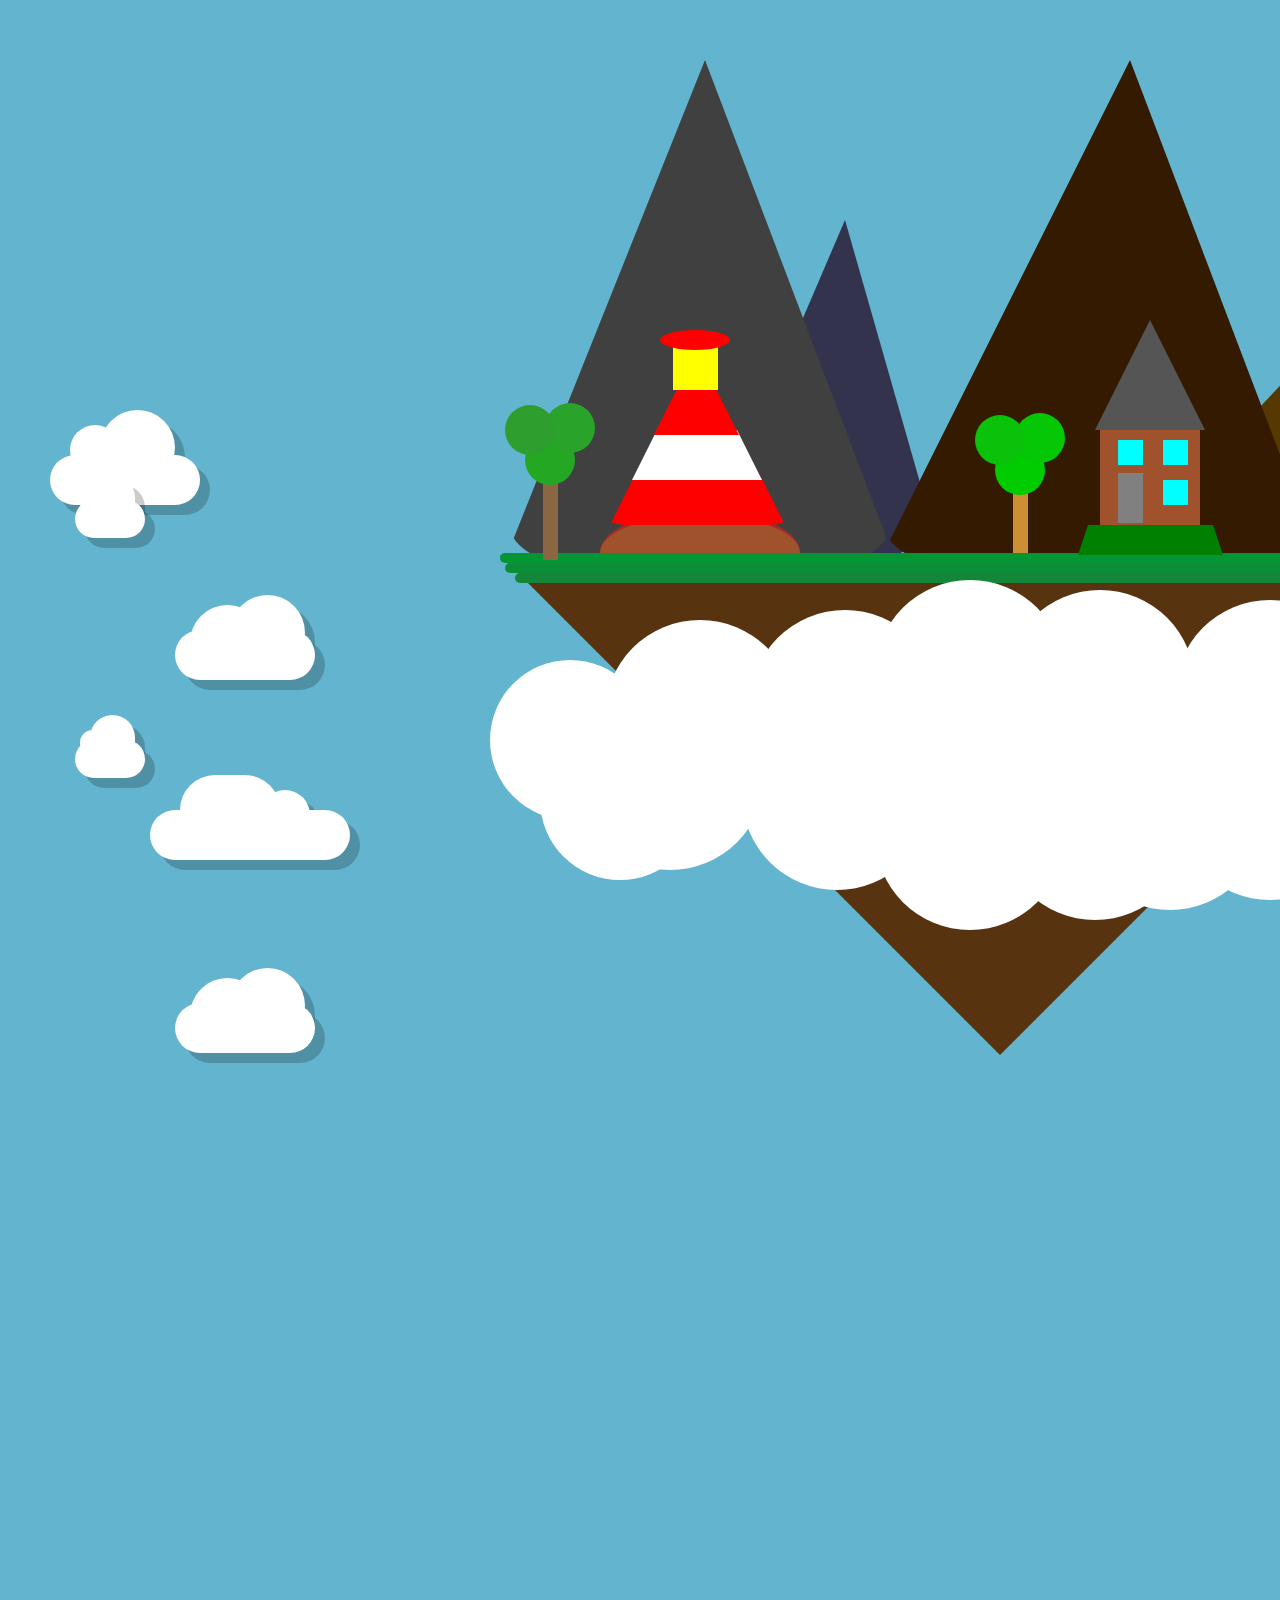
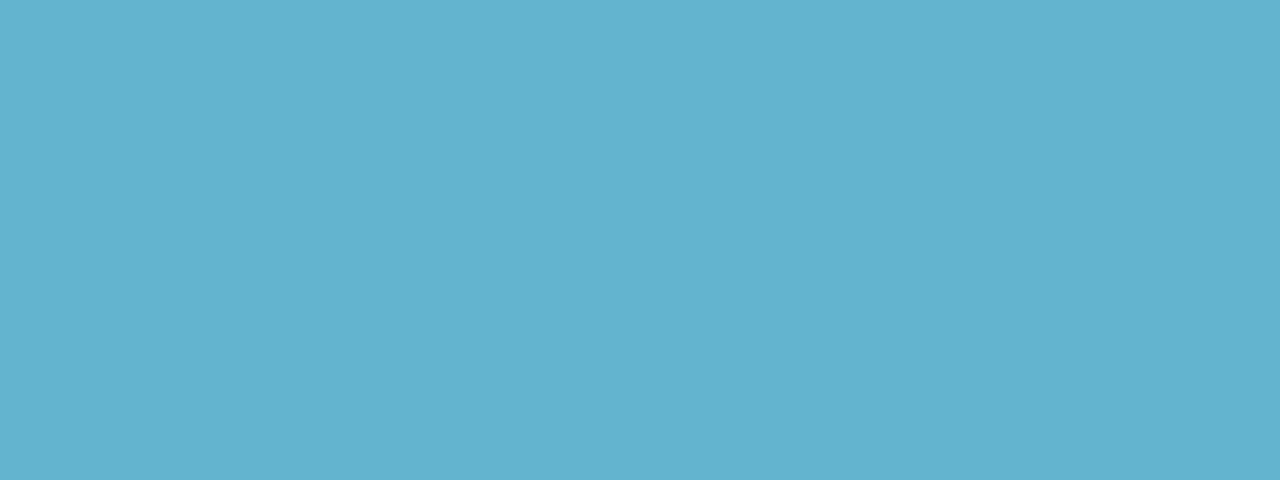
<file: FloatingIsland/index.html>
<!DOCTYPE html>
<html lang="en">
<head>
    <meta charset="UTF-8">
    <meta name="viewport" content="width=device-width, initial-scale=1.0">
    <title>Floating Island</title>
    <link rel="stylesheet" href="./css/style.css">
    <script src="java.js"></script>
</head>
<body>
<div id="cloudbox"> <!--Wolkje dat we gemaakt hebben in de klas-->
    <div id="smallcloud"></div>
    <div id="bigcloud"></div>
    <div id="widecloud"></div>
</div>

<div id="cloudbox2"> <!--Custom wolkje uno-->
    <div id="smallcloud2"></div>
    <div id="bigcloud2"></div>
    <div id="widecloud2"></div>
</div>

<div id="cloudbox3"> <!--Custom wolkje dos-->
    <div id="smallcloud3"></div>
    <div id="bigcloud3"></div>
    <div id="widecloud3"></div>
</div>

<div id="cloudbox4"> <!--Custom wolkje tres-->
    <div id="smallcloud4"></div>
    <div id="bigcloud4"></div>
    <div id="widecloud4"></div>
</div>

<div id="cloudbox5">
    <div id="smallcloud5"></div>
    <div id="bigcloud5"></div>
    <div id="widecloud5"></div>
</div>

<div id="cloudbox6">
    <div id="smallcloud6"></div>
    <div id="bigcloud6"></div>
    <div id="widecloud6"></div>
</div>

<div id="cloudbox7">
    <div id="smallcloud7"></div>
    <div id="bigcloud7"></div>
    <div id="widecloud7"></div>
</div>

<div id="cloudbox8">
        <div id="smallcloud8"></div>
        <div id="bigcloud8"></div>
        <div id="widecloud8"></div>
</div>
<!--Rond de 8 wolkjes zijn vereist-->

<div id="island">
    <div id="island_cloud">
            <div id="fundament1"></div>
            <div id="fundament2"></div>
            <div id="fundament3"></div>
            <div id="fundament4"></div>
            <div id="fundament5"></div>
            <div id="fundament6"></div>
            <div id="fundament7"></div>
            <div id="fundament8"></div>
            <div id="fundament9"></div>
            <div id="fundament10"></div>
            <div id="fundament11"></div>
            <div id="fundament12"></div>
            <div id="fundament13"></div>
            <div id="fundament14"></div>
            <div id="fundament15"></div>
            <div id="fundament16"></div>
    </div>
    <div id="island_main"></div>  
    <div id="island_grass"></div>
    <div id="island_grass2"></div>
    <div id="island_grass3"></div>
    
    <div id="island_tree1">
    <div id="tree1_stam1"></div>
    <div id="tree1_blad1"></div>
    <div id="tree1_blad2"></div>
    <div id="tree1_blad3"></div>
    </div>



    <div id="island_tree2">
    <div id="tree2_stam1"></div>
    <div id="tree2_blad1"></div>
    <div id="tree2_blad2"></div>
    <div id="tree2_blad3"></div>
    </div>

    <div id="island_tree3">
    <div id="tree3_stam1"></div>
    <div id="tree3_blad1"></div>
    <div id="tree3_blad2"></div>
    <div id="tree3_blad3"></div>
    </div>

    <div id="mountain1">      <!--Container van de berg-->
    <div id="m1"></div>       <!--De berg zelf-->
    <div id="snow1"></div>    <!--Sneeuw van de berg-->
    </div>

    <div id="mountain2">
    <div id="m2"></div>
    <div id="snow2"></div>
    </div>

    <div id="mountain3">
    <div id="m3"></div>
    </div>

    <div id="mountain4">
    <div id="m4"></div>
    </div>

    <div id="mountain5">
    <div id="m5"></div>
    </div>

    <div id="house">
        <div id="house1"></div>
        <div id="roof1"></div>
        <div id="window1"></div>
        <div id="window2"></div>
        <div id="window3"></div>
        <div id="door1"></div>
        <div id="grass_hill"></div>
    </div>

    <div id="lighthouse">
        <div id="lh_base1"></div>
        <div id="lh_base2"></div>
        <div id="lh_base3"></div>
        <div id="lh_base4"></div>
        <div id="lh_base5"></div>
        <div id="lh_light"></div>
    </div>

    <div id="lh_hill"></div>

<div class="night-toggle" onClick="switchMode()">
    <div id="moon" class="moon"></div>
</div>
      



</div>
<!--Z-index:
Island cloud: 5
Boomstammen: 0
Boombladeren: 1
Main island: -1
Gras: 0 
Bergen: -1
Sneeuw op bergen: 3
^ needs adjustment
-->







</body>
</html>
</file>
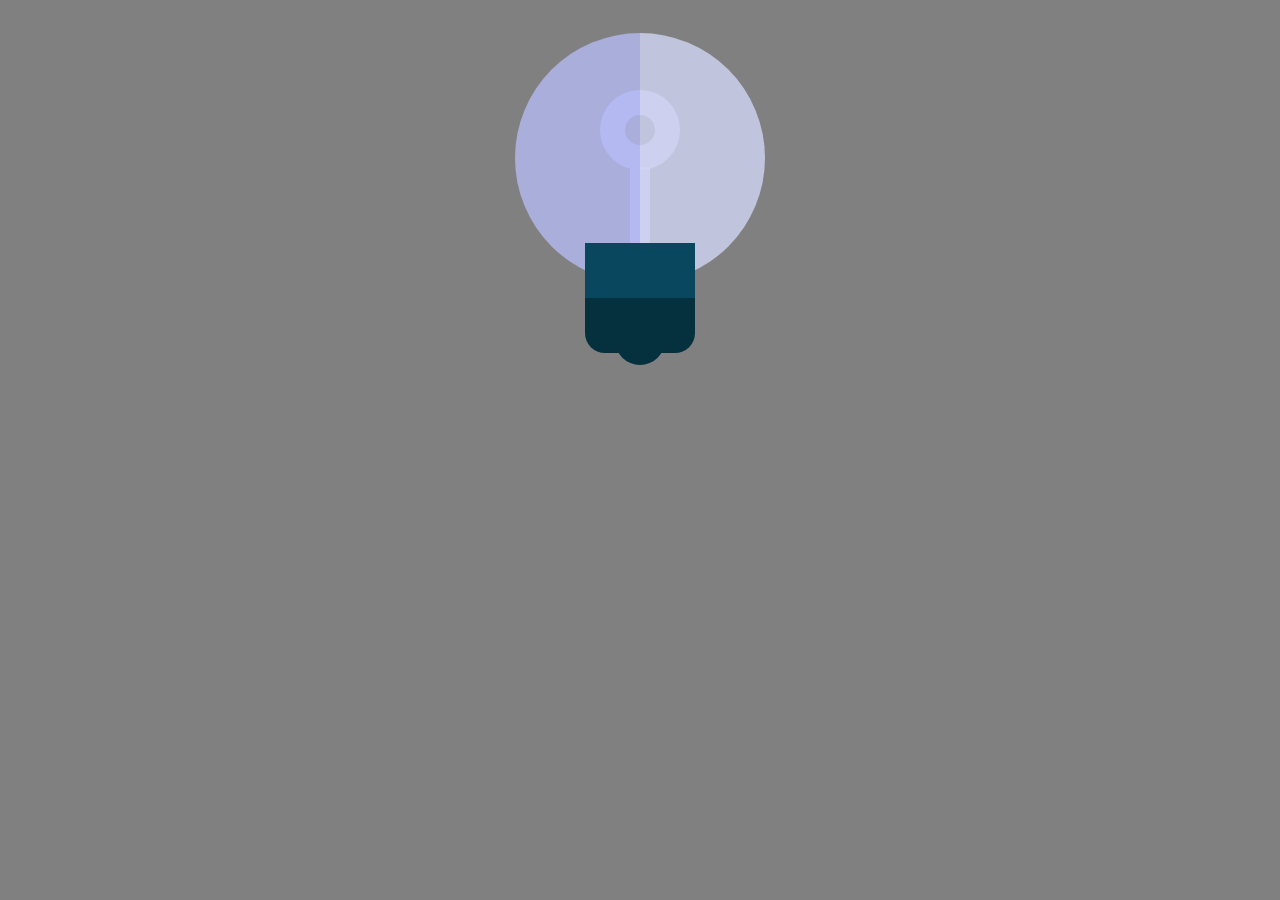
<file: lampje/index.html>
<!DOCTYPE html>
<html lang="en">
<head>
    <meta charset="UTF-8">
    <meta name="viewport" content="width=device-width, initial-scale=1.0">
    <link rel="stylesheet" href="./styles.css">
    <title>Lampie</title>
</head>
<body>

<div id="container">
    <label class="bulb">
        <input type="checkbox">
        <div id="mainbulb1"></div>
        <div id="mainbulb2"></div>
        <div id="innerbulb1"></div>
        <div id="innerbulb2"></div>
        <div id="bulbholder1"></div>
        <div id="bulbholder2"></div>
        <div id="bulbfoot1"></div>
        <div id="bulbfoot2"></div>
    </label>
</div>

    
</body>
</html>
</file>
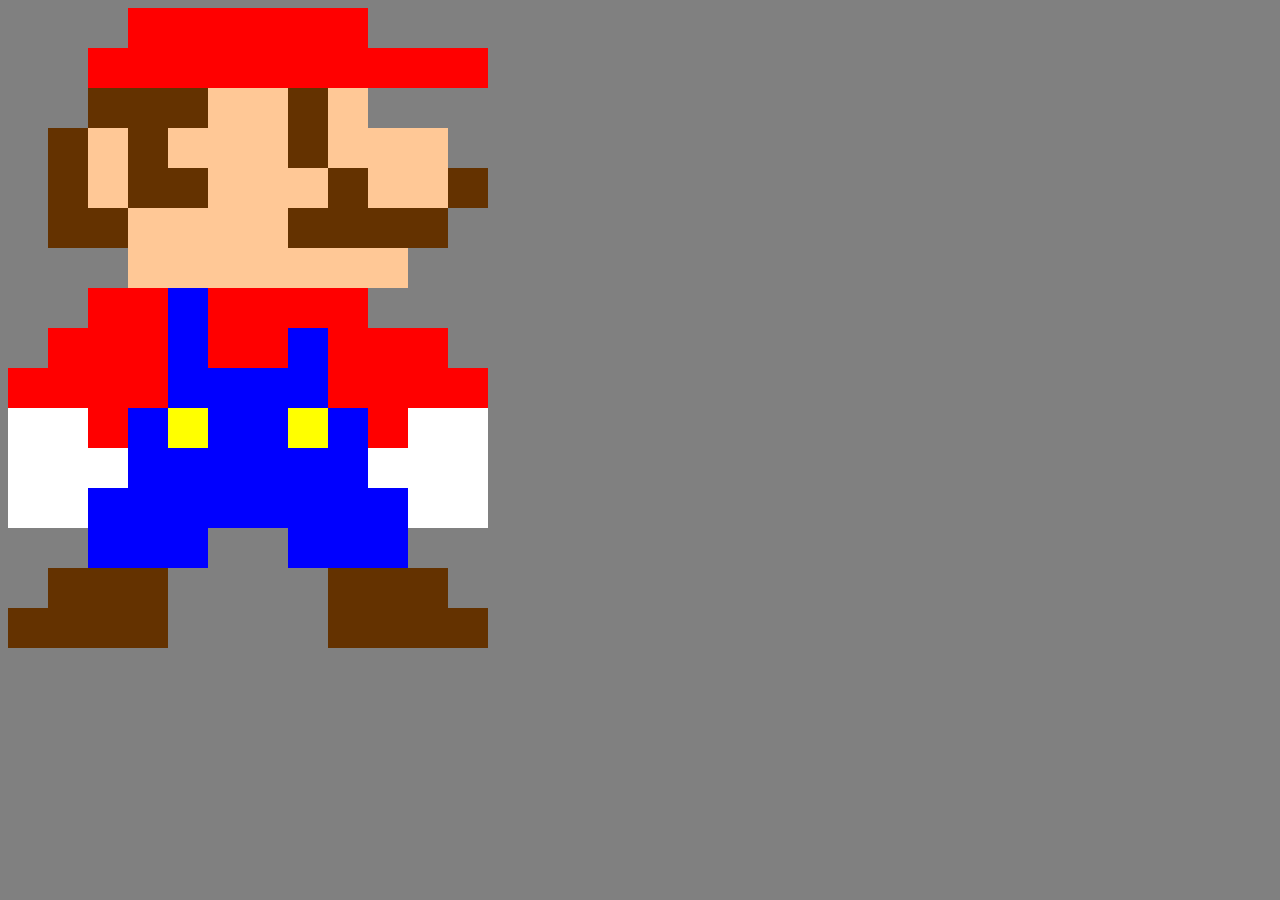
<file: PixelArt/index.html>
<!DOCTYPE html>
<html lang="en">
<head>
    <meta charset="UTF-8">
    <meta name="viewport" content="width=device-width, initial-scale=1.0">
    <title>Pixel Art</title>
    <link rel="stylesheet" href="./style/style.css">
</head>
<body>
<!--Referentie:
https://steemitimages.com/p/54TLbcUcnRm4hmmZY9BNMgtBSMbvU6fPgPueGCaBmXspibMazSZ5XZdhUEUDyEk3mqnzpxLdC6bkE2Lt2wVAdBByX97yVBLVmdiuwg5WfqPyk1k7sm7T8o4LtFfRfCnjreDakcrAr?format=match&mode=fit&width=640-->
    
    <div id="rij">
        <div id="blok1" class="blok position inline"></div>
        <div id="blok2" class="blok position inline"></div>
        <div id="blok3" class="blok position inline"></div>
        <div id="blok4" class="blok position inline"></div>
        <div id="blok5" class="blok position inline"></div>
        <div id="blok6" class="blok position inline"></div>
        <div id="blok7" class="blok position inline"></div>
        <div id="blok8" class="blok position inline"></div>
        <div id="blok9" class="blok position inline"></div>
    </div>

    <div id="rij2">
        <div id="blok10" class="blok position inline"></div>
        <div id="blok11" class="blok position inline"></div>
        <div id="blok12" class="blok position inline"></div>
        <div id="blok13" class="blok position inline"></div>
        <div id="blok14" class="blok position inline"></div>
        <div id="blok15" class="blok position inline"></div>
        <div id="blok16" class="blok position inline"></div>
        <div id="blok17" class="blok position inline"></div>
        <div id="blok18" class="blok position inline"></div>
        <div id="blok19" class="blok position inline"></div>
        <div id="blok20" class="blok position inline"></div>
        <div id="blok21" class="blok position inline"></div>
    </div>

    <div id="rij3">
        <div id="blok22" class="blok position inline"></div>
        <div id="blok23" class="blok position inline"></div>
        <div id="blok24" class="blok position inline"></div>
        <div id="blok25" class="blok position inline"></div>
        <div id="blok26" class="blok position inline"></div>
        <div id="blok27" class="blok position inline"></div>
        <div id="blok28" class="blok position inline"></div>
        <div id="blok29" class="blok position inline"></div>
        <div id="blok30" class="blok position inline"></div>
    </div>

    <div id="rij3">
        <div id="blok31" class="blok position inline"></div>
        <div id="blok32" class="blok position inline"></div>
        <div id="blok33" class="blok position inline"></div>
        <div id="blok34" class="blok position inline"></div>
        <div id="blok35" class="blok position inline"></div>
        <div id="blok36" class="blok position inline"></div>
        <div id="blok37" class="blok position inline"></div>
        <div id="blok38" class="blok position inline"></div>
        <div id="blok39" class="blok position inline"></div>
        <div id="blok40" class="blok position inline"></div>
        <div id="blok41" class="blok position inline"></div>
    </div>

    <div id="rij4">
        <div id="blok42" class="blok position inline"></div>
        <div id="blok43" class="blok position inline"></div>
        <div id="blok44" class="blok position inline"></div>
        <div id="blok45" class="blok position inline"></div>
        <div id="blok46" class="blok position inline"></div>
        <div id="blok47" class="blok position inline"></div>
        <div id="blok48" class="blok position inline"></div>
        <div id="blok49" class="blok position inline"></div>
        <div id="blok50" class="blok position inline"></div>
        <div id="blok51" class="blok position inline"></div>
        <div id="blok52" class="blok position inline"></div>
        <div id="blok53" class="blok position inline"></div>
    </div>

    <div id="rij5">
        <div id="blok54" class="blok position inline"></div>
        <div id="blok55" class="blok position inline"></div>
        <div id="blok56" class="blok position inline"></div>
        <div id="blok57" class="blok position inline"></div>
        <div id="blok58" class="blok position inline"></div>
        <div id="blok59" class="blok position inline"></div>
        <div id="blok60" class="blok position inline"></div>
        <div id="blok61" class="blok position inline"></div>
        <div id="blok62" class="blok position inline"></div>
        <div id="blok63" class="blok position inline"></div>
        <div id="blok64" class="blok position inline"></div>
    </div>

    <div id="rij6">
        <div id="blok65" class="blok position inline"></div>
        <div id="blok66" class="blok position inline"></div>
        <div id="blok67" class="blok position inline"></div>
        <div id="blok68" class="blok position inline"></div>
        <div id="blok69" class="blok position inline"></div>
        <div id="blok70" class="blok position inline"></div>
        <div id="blok71" class="blok position inline"></div>
        <div id="blok72" class="blok position inline"></div>
        <div id="blok73" class="blok position inline"></div>
        <div id="blok74" class="blok position inline"></div>

    </div>

    <div id="rij7">
        <div id="blok76" class="blok position inline"></div>
        <div id="blok77" class="blok position inline"></div>
        <div id="blok78" class="blok position inline"></div>
        <div id="blok79" class="blok position inline"></div>
        <div id="blok80" class="blok position inline"></div>
        <div id="blok81" class="blok position inline"></div>
        <div id="blok82" class="blok position inline"></div>
        <div id="blok83" class="blok position inline"></div>
        <div id="blok84" class="blok position inline"></div>
    </div>

    <div id="rij8">
        <div id="blok85" class="blok position inline"></div>
        <div id="blok86" class="blok position inline"></div>
        <div id="blok87" class="blok position inline"></div>
        <div id="blok88" class="blok position inline"></div>
        <div id="blok89" class="blok position inline"></div>
        <div id="blok90" class="blok position inline"></div>
        <div id="blok91" class="blok position inline"></div>
        <div id="blok92" class="blok position inline"></div>
        <div id="blok93" class="blok position inline"></div>
        <div id="blok94" class="blok position inline"></div>
        <div id="blok95" class="blok position inline"></div>
    </div>

    <div id="rij9">
        <div id="blok96" class="blok position inline"></div>
        <div id="blok97" class="blok position inline"></div>
        <div id="blok98" class="blok position inline"></div>
        <div id="blok99" class="blok position inline"></div>
        <div id="blok100" class="blok position inline"></div>
        <div id="blok101" class="blok position inline"></div>
        <div id="blok102" class="blok position inline"></div>
        <div id="blok103" class="blok position inline"></div>
        <div id="blok104" class="blok position inline"></div>
        <div id="blok105" class="blok position inline"></div>
        <div id="blok106" class="blok position inline"></div>
        <div id="blok107" class="blok position inline"></div>
    </div>

    <div id="rij10">
        <div id="blok108" class="blok position inline"></div>
        <div id="blok109" class="blok position inline"></div>
        <div id="blok110" class="blok position inline"></div>
        <div id="blok111" class="blok position inline"></div>
        <div id="blok112" class="blok position inline"></div>
        <div id="blok113" class="blok position inline"></div>
        <div id="blok114" class="blok position inline"></div>
        <div id="blok115" class="blok position inline"></div>
        <div id="blok116" class="blok position inline"></div>
        <div id="blok117" class="blok position inline"></div>
        <div id="blok118" class="blok position inline"></div>
        <div id="blok119" class="blok position inline"></div>
    </div>
    
    <div id="rij11">
        <div id="blok120" class="blok position inline"></div>
        <div id="blok121" class="blok position inline"></div>
        <div id="blok122" class="blok position inline"></div>
        <div id="blok123" class="blok position inline"></div>
        <div id="blok124" class="blok position inline"></div>
        <div id="blok125" class="blok position inline"></div>
        <div id="blok126" class="blok position inline"></div>
        <div id="blok127" class="blok position inline"></div>
        <div id="blok128" class="blok position inline"></div>
        <div id="blok129" class="blok position inline"></div>
        <div id="blok130" class="blok position inline"></div>
        <div id="blok131" class="blok position inline"></div>
    </div>

    <div id="rij11">
        <div id="blok132" class="blok position inline"></div>
        <div id="blok133" class="blok position inline"></div>
        <div id="blok134" class="blok position inline"></div>
        <div id="blok135" class="blok position inline"></div>
        <div id="blok137" class="blok position inline"></div>
        <div id="blok138" class="blok position inline"></div>
        <div id="blok139" class="blok position inline"></div>
        <div id="blok140" class="blok position inline"></div>
        <div id="blok141" class="blok position inline"></div>
        <div id="blok142" class="blok position inline"></div>
        <div id="blok143" class="blok position inline"></div>
        <div id="blok144" class="blok position inline"></div>
    </div>

    <div id="rij12">
        <div id="blok145" class="blok position inline"></div>
        <div id="blok146" class="blok position inline"></div>
        <div id="blok147" class="blok position inline"></div>
        <div id="blok148" class="blok position inline"></div>
        <div id="blok149" class="blok position inline"></div>
        <div id="blok150" class="blok position inline"></div>
        <div id="blok151" class="blok position inline"></div>
        <div id="blok152" class="blok position inline"></div>
        <div id="blok153" class="blok position inline"></div>
        <div id="blok154" class="blok position inline"></div>
    </div>

    <div id="rij13">
        <div id="blok155" class="blok position inline"></div>
        <div id="blok156" class="blok position inline"></div>
        <div id="blok157" class="blok position inline"></div>
        <div id="blok158" class="blok position inline"></div>
        <div id="blok159" class="blok position inline"></div>
        <div id="blok160" class="blok position inline"></div>
        <div id="blok161" class="blok position inline"></div>
        <div id="blok162" class="blok position inline"></div>
        <div id="blok163" class="blok position inline"></div>
        <div id="blok164" class="blok position inline"></div>
        <div id="blok165" class="blok position inline"></div>
        <div id="blok166" class="blok position inline"></div>
    </div>

    <div id="rij14">
        <div id="blok167" class="blok position inline"></div>
        <div id="blok168" class="blok position inline"></div>
        <div id="blok169" class="blok position inline"></div>
        <div id="blok170" class="blok position inline"></div>
        <div id="blok171" class="blok position inline"></div>
        <div id="blok172" class="blok position inline"></div>
        <div id="blok173" class="blok position inline"></div>
        <div id="blok174" class="blok position inline"></div>
        <div id="blok175" class="blok position inline"></div>
        <div id="blok176" class="blok position inline"></div>
        <div id="blok178" class="blok position inline"></div>
        <div id="blok179" class="blok position inline"></div>
    </div>
    
</body>
</html>
</file>
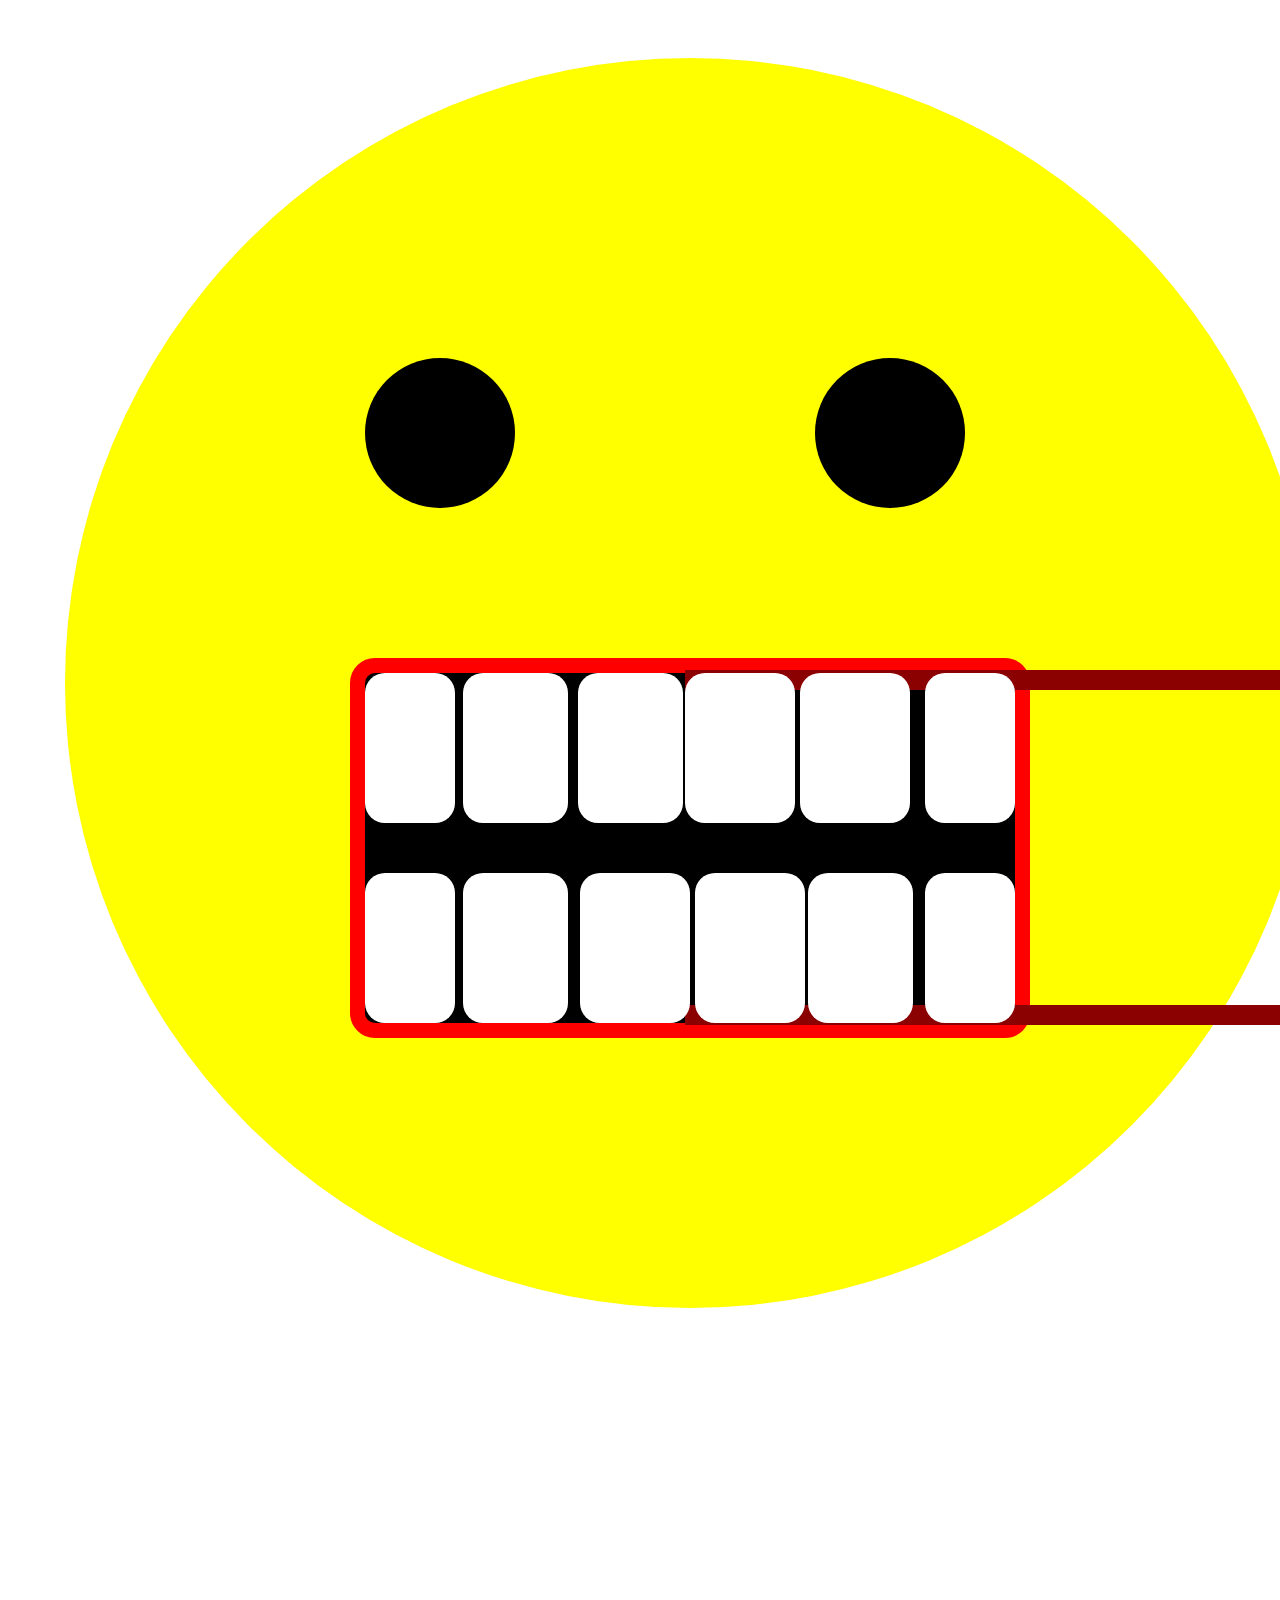
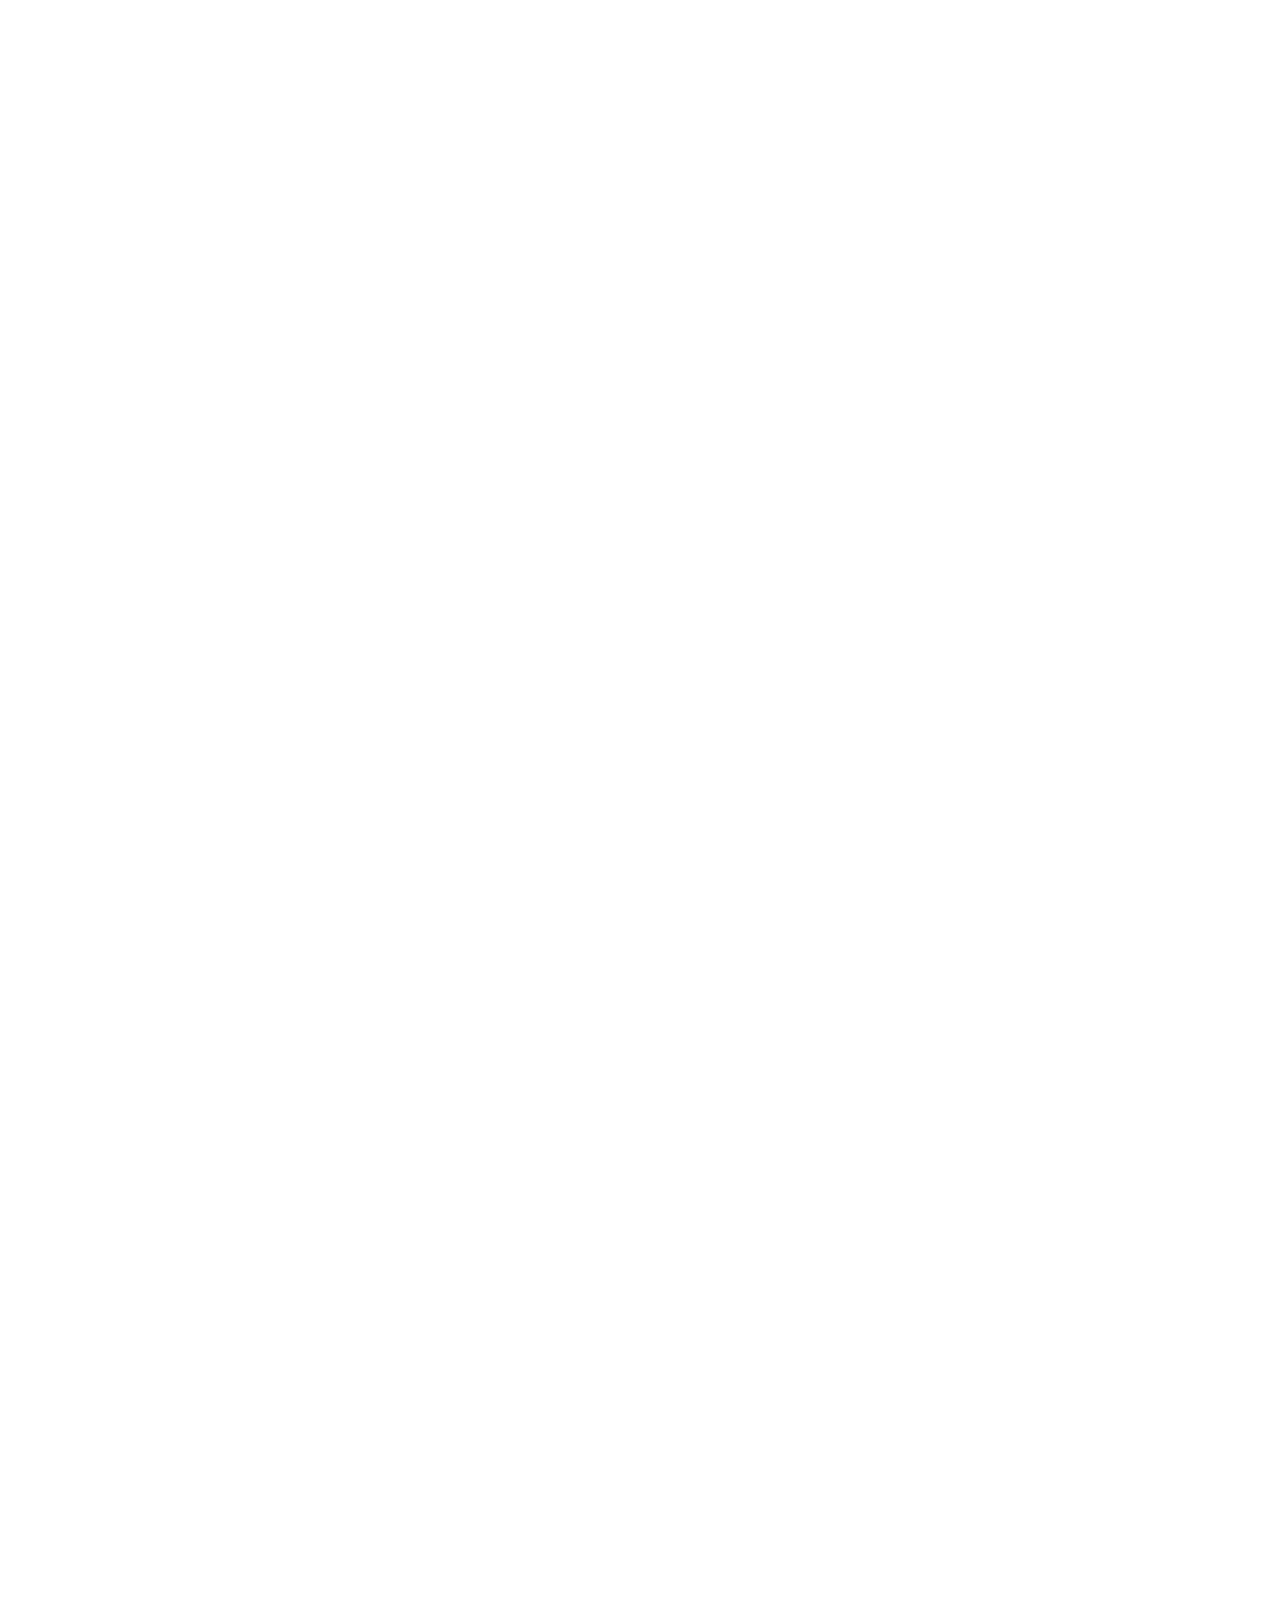
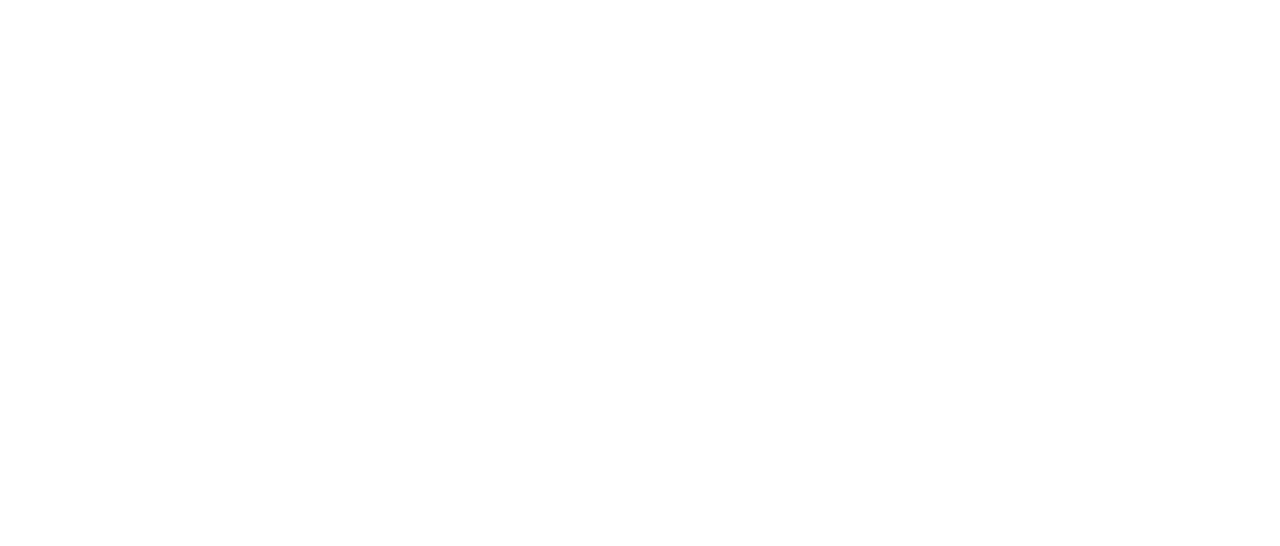
<file: SmileyOpdracht/index.html>
<!DOCTYPE html>
<html lang="en">
<head>
    <meta charset="UTF-8">
    <meta name="viewport" content="width=device-width, initial-scale=1.0">
    <title>Creepy Smiley</title>
    <link rel="stylesheet" href="./styles/styles.css">
</head>
<body>
    <!--Ik heb niet genest, en dat heeft me niet geholpen dus een les voor de volgende keer.-->

    <div id="cirkel1"></div>
    <div id="cirkel2"></div>
    <div id="cirkel3"></div>
    <div id="vierkant1"></div>
    <div id="tandvlees1"></div>
    <div id="tandvlees2"></div>
    <div id="vierkant2"></div>
    <div id="vierkant3"></div>
    <div id="vierkant4"></div>
    <div id="vierkant5"></div>
    <div id="vierkant6"></div>
    <div id="vierkant7"></div>
    <div id="vierkant8"></div>
    <div id="vierkant9"></div>
    <div id="vierkant10"></div>
    <div id="vierkant11"></div>
    <div id="vierkant12"></div>
    <div id="vierkant13"></div>

    <!--Het is niet 100% overeenkomend, als ik de border van de mond aanpas dan moet alles opnieuw gepositioneerd worden, hopelijk is het voldoende zo!-->
    <!--Verzoek voor volgende keer, misschien een iets minder intimiderende smiley :)-->

</body>
</html>
</file>
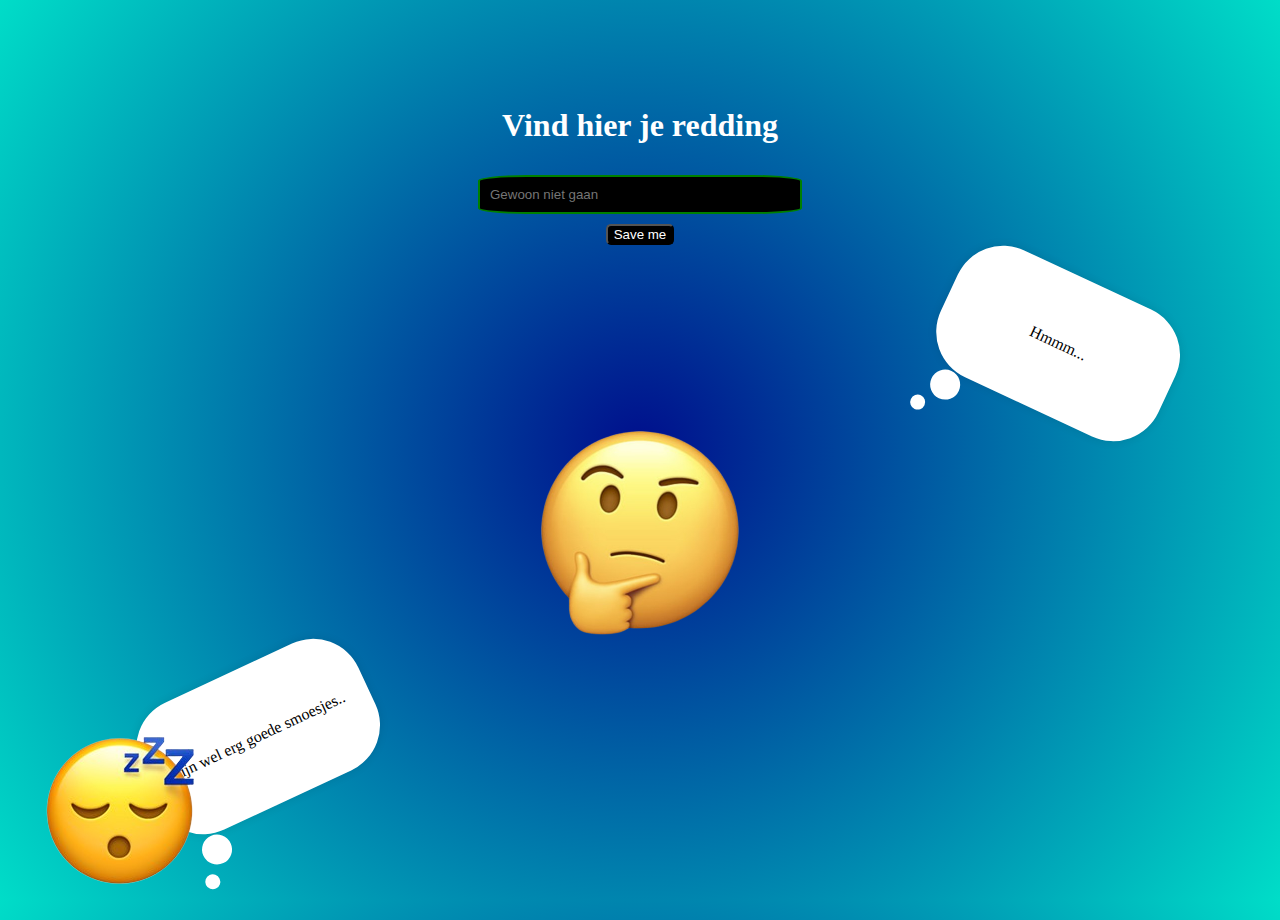
<file: Smoesjesbox/index.html>
<!DOCTYPE html>
<html lang="en">
<head>
    <meta charset="UTF-8">
    <meta name="viewport" content="width=device-width, initial-scale=1.0">
    <title>Smoesjesbox</title>
    <link rel="stylesheet" href="./styles/style.css">
    <script src="./script/script.js"></script>
</head>
<body>


<h1 style="color: white;">Vind hier je redding</h1>

<div id="knopdoos">
    <div id="outputDiv"></div>
    <input type="text" id="tekstBox" placeholder="Gewoon niet gaan">
    <button onclick="GenerateAnswer()">Save me</button>
</div>


<div id="bubblebox">
    <div id="mainbubble">
        <p>Hmmm...</p>
    </div>
    <div id="smallbubble"></div>
    <div id="smallbubble2"></div>
</div>

<img src="./images/denkface.png" img id="denkface">


<div id="bubblebox12">
    <div id="mainbubble12">
        <p>Zijn wel erg goede smoesjes..</p>
    </div>
    <div id="smallbubble12"></div>
    <div id="smallbubble13"></div>
</div>


<img src="./images/sleepface.png" img id="sleepface">

</body>
</html>
</file>
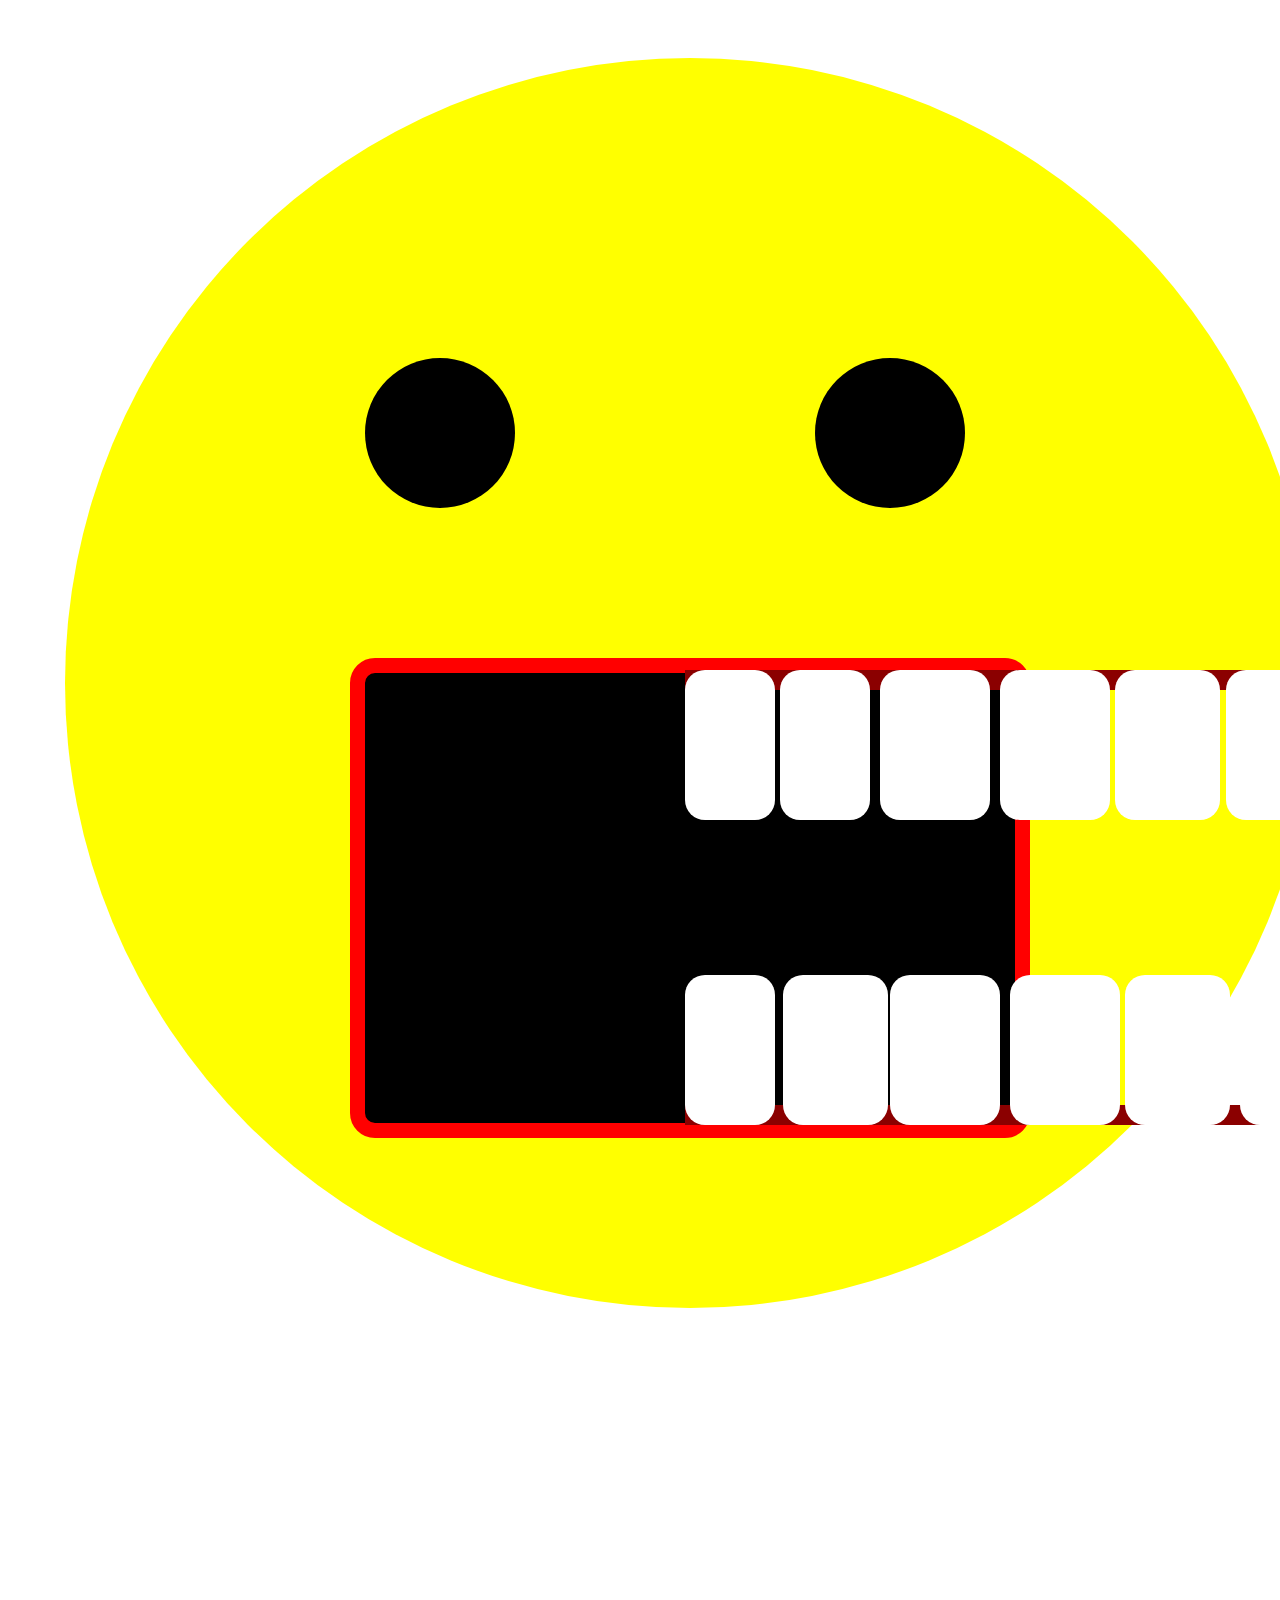
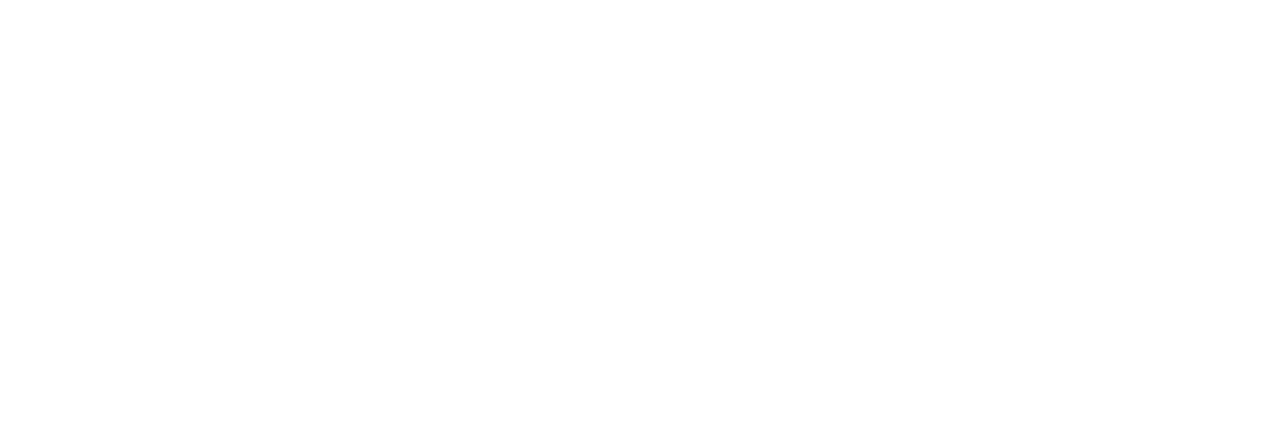
<file: SmileyOpdracht/metbeweging/index.html>
<!DOCTYPE html>
<html lang="en">
<head>
    <meta charset="UTF-8">
    <meta name="viewport" content="width=device-width, initial-scale=1.0">
    <title>Creepy Smiley</title>
    <link rel="stylesheet" href="./styles/styles.css">
</head>
<body>
<div id="container">
    <div id="hoofd">
        <div id="cirkel1"></div>
        <div id="cirkel2"></div>
        <div id="cirkel3"></div>
    </div>

    <div id="vierkant1"></div>
    <div id="tandvlees1"></div>
    <div id="tandvlees2"></div>

        <div id="mond">
            <div id="tanden_boven">
            <div id="boven1" class="inline"></div>
            <div id="boven2" class="inline"></div>
            <div id="boven3" class="inline"></div>
            <div id="boven4" class="inline"></div>
            <div id="boven5" class="inline"></div>
            <div id="boven6" class="inline"></div>
    


            <div id="tanden_onder">
            <div id="onder1" class="inline"></div>
            <div id="onder2" class="inline"></div>
            <div id="onder3" class="inline"></div>
            <div id="onder4" class="inline"></div>
            <div id="onder5" class="inline"></div>
            <div id="onder6" class="inline"></div>
        </div>      
        
</div>
   
<!--Ik heb geen idee of het bovenstaande goed genest is, en wist ook niet zeker hoe ik hiervan dus gebruik moest maken
Ik snap dat ik eventueel #mond{} kon gebruiken in css om alles qua tanden aan te passen (niet zeker of ik dit goed begrepen heb) maar ik was bang dat het alles overhoop zou halen-->
<!--Na het nesten en renamen moet ik weer alles opnieuw positioneren, en toen kwam ik er dus achter dat de beweging niet werkte met position relative
dus heb ik het veranderd naar absolute en moest ik nogmaals alles opnieuw positioneren, vandaar dat ik best lang bezig geweest ben. Maar goed, het is een leerproces. (skill issue)-->
   


</body>
</html>
</file>
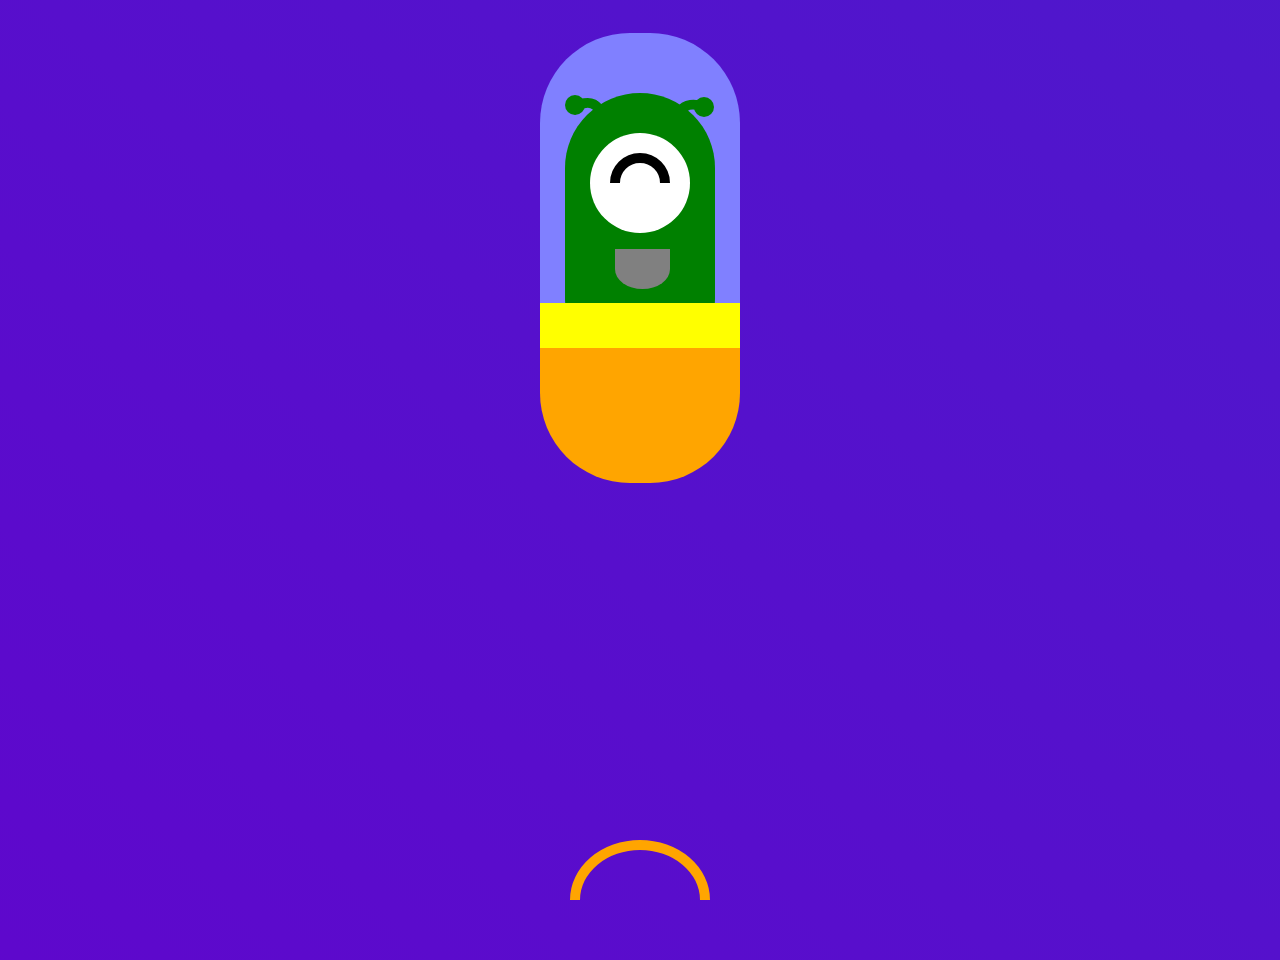
<file: alien/alien.html>
<!DOCTYPE html>
<html lang="en">
<head>
    <meta charset="UTF-8">
    <meta name="viewport" content="width=device-width, initial-scale=1.0">
    <link rel="stylesheet" href="./style.css">
    <title>Alien</title>
</head>
<body>


<div class="container">
    <div class="ufo">
        <div class="alien">
            <div class="mouth"></div>
            <div class="details"></div>
        </div>
    </div>
</div>
    
</body>
</html>
</file>
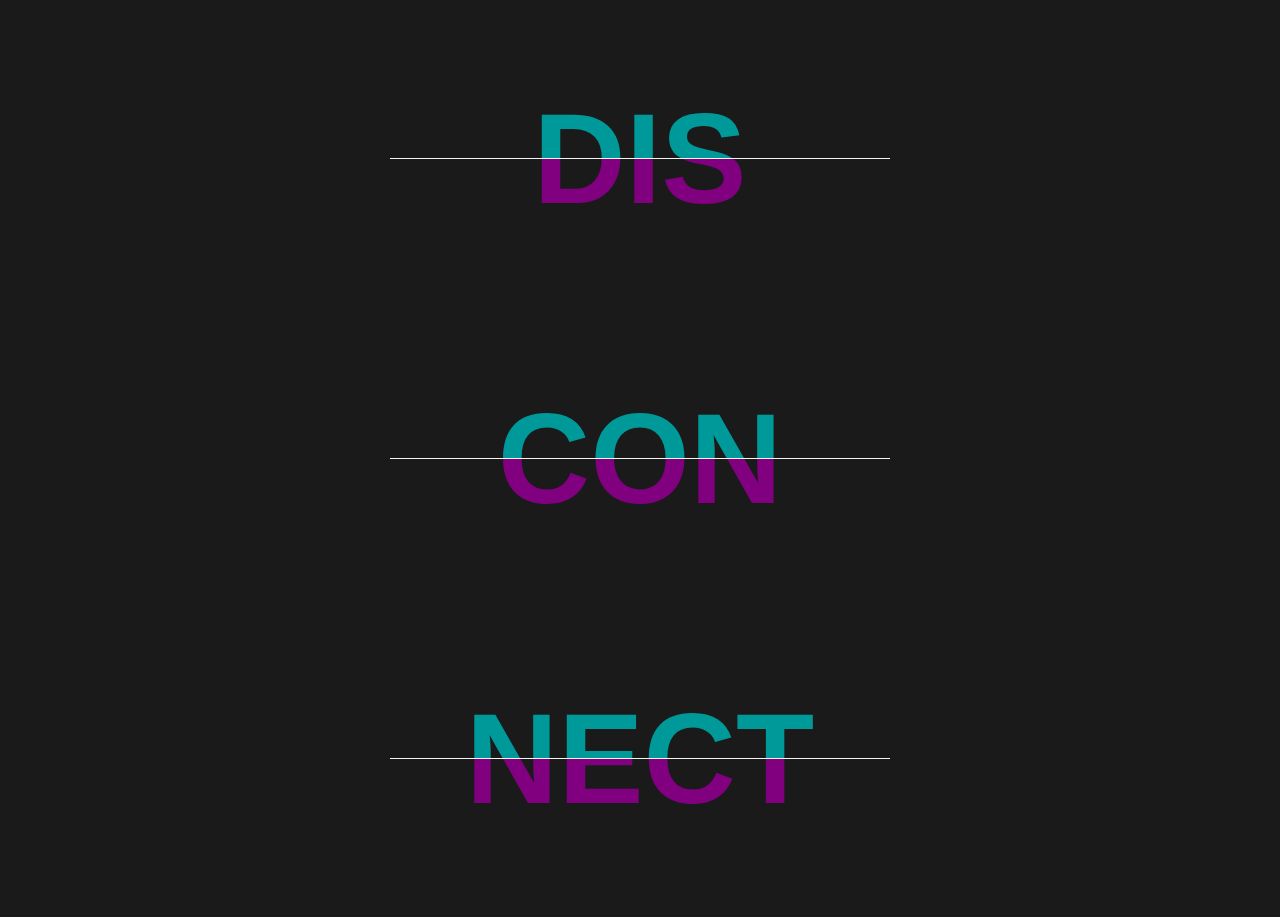
<file: disconnect/disconnect.html>
<!DOCTYPE html>
<html lang="en">
<head>
    <meta charset="UTF-8">
    <meta name="viewport" content="width=device-width, initial-scale=1.0">
    <link rel="stylesheet" href="./styles.css">
    <title>Disconnect</title>
</head>
<body>

<div id="dis_container">
    <div id="streep_dis"></div>
    <div id="boven_dis"><h1>DIS</h1></div>
    <div id="onder_dis"><h1>DIS</h1></div>
</div>

<div id="con_container">
    <div id="streep_con"></div>
    <div id="boven_con"><h1>CON</h1></div>
    <div id="onder_con"><h1>CON</h1></div>
</div>

<div id="nect_container">
    <div id="streep_nect"></div>
    <div id="boven_nect"><h1>NECT</h1></div>
    <div id="onder_nect"><h1>NECT</h1></div>
</div>




</body>
</html>
</file>
<file: FloatingIsland/css/style.css>
body{
        background-color: #63b4cf;
        overflow: auto;
        transition: 1.5s;
        margin: 0;
        padding: 0;
    }

    #cloudbox{
        width: 100%;
        height: 180px;
        position:absolute;
        top:400px;
        overflow: hidden;
        animation: moveCloud 15s linear  infinite;
        animation-direction: reverse;
        z-index: -3;
    }

    #widecloud {
        width: 150px;
        height: 50px;
        border-radius: 100px;
        background-color: white;
        position: relative;
        top: -70px;
        left: 50px;
        box-shadow: 10px 10px rgba(0,0,0,0.2);


    }

    #smallcloud {
        height: 50px;
        width: 50px;
        border-radius: 25px;
        background-color: white;
        position: relative;
        left: 70px;
        top: 25px;
        box-shadow: 10px 10px rgba(0,0,0,0.2);

    }

    #bigcloud {
        width: 75px;
        height: 75px;
        border-radius: 50px;
        background-color: white;
        position: relative;
        left: 100px;
        top:-40px;
        box-shadow: 10px 10px rgba(0,0,0,0.2);

    }

    #cloudbox2{
        width: 100%;
        height: 180px;
        position:relative;
        margin:0 auto;
        top:400px;
        animation: moveCloud 10s linear  infinite;
        
        
    }

    #widecloud2{
        width: 70px;
        height: 38px;
        border-radius: 100px;
        background-color: white;
        position: relative;
        top: 25px;
        left: 75px;
        box-shadow: 10px 10px rgba(0,0,0,0.2);

    }

    #smallcloud2{
        height: 25px;
        width: 25px;
        border-radius: 25px;
        background-color: white;
        position: relative;
        left: 80px;
        top: 90px;
        box-shadow: 10px 10px rgba(0,0,0,0.2);

    }

    #bigcloud2{
        width: 45px;
        height: 50px;
        border-radius: 50px;
        background-color: white;
        position: relative;
        left: 90px;
        top:50px;
        box-shadow: 10px 10px rgba(0,0,0,0.2);

    }

    #cloudbox3 {
        width: 100%;
        height: 180px;
        position:relative;
        right:-100px;
        top:400px;
        animation: moveCloud 15s linear  infinite;
        animation-direction: reverse;

    }

    #widecloud3{
        width: 140px;
        height: 50px;
        border-radius: 100px;
        background-color: white;
        position: relative;
        top: -100px;
        left: 75px;
        box-shadow: 10px 10px rgba(0,0,0,0.2);


    }

    #smallcloud3{
        height: 75px;
        width: 75px;
        border-radius: 100px;
        background-color: white;
        position: relative;
        left: 130px;
        top: 15px;
        box-shadow: 10px 10px rgba(0,0,0,0.2);
    
    }

    #bigcloud3{
        height: 75px;
        width: 75px;
        border-radius: 100px;
        background-color: white;
        position: relative;
        left: 90px;
        top: -50px;

    }

    #cloudbox4 {
        width: 100%;
        height: 180px;
        position:relative;
        right:-100px;
        top:400px;
        animation: moveCloud 5s linear  infinite;

    }

    #widecloud4 {
        width: 200px;
        height: 50px;
        border-radius: 100px;
        background-color: white;
        position: relative;
        top: -70px;
        left: 50px;
        box-shadow: 10px 10px rgba(0,0,0,0.2);


    }

    #smallcloud4 {
        height: 50px;
        width: 50px;
        border-radius: 100px;
        background-color: white;
        position: relative;
        left: 160px;
        top: 30px;
        box-shadow: 10px 10px rgba(0,0,0,0.2);
    
    }

    #bigcloud4 {
        height: 70px;
        width: 100px;
        border-radius: 100px;
        background-color: white;
        position: relative;
        left: 80px;
        top: -35px;

    }

    #cloudbox5{
        width: 100%;
        height: 180px;
        position:absolute;
        top:300px;
        left:2000px;
        overflow: hidden;
        animation: moveCloud 15s linear  infinite reverse;
        z-index: 10;

    }

    #widecloud5 {
        width: 150px;
        height: 50px;
        border-radius: 100px;
        background-color: white;
        position: relative;
        top: -70px;
        left: 50px;
        box-shadow: 10px 10px rgba(0,0,0,0.2);


    }

    #smallcloud5 {
        height: 50px;
        width: 50px;
        border-radius: 25px;
        background-color: white;
        position: relative;
        left: 70px;
        top: 25px;
        box-shadow: 10px 10px rgba(0,0,0,0.2);

    }

    #bigcloud5 {
        width: 75px;
        height: 75px;
        border-radius: 50px;
        background-color: white;
        position: relative;
        left: 100px;
        top:-40px;
        box-shadow: 10px 10px rgba(0,0,0,0.2);

    }

    #cloudbox6 {
        width: 100%;
        height: 180px;
        position:relative;
        margin:0 auto;
        top:100px;
        left: 0px;
        animation: moveCloud 10s linear  infinite;
        
        
    }

    #widecloud6 {
        width: 70px;
        height: 38px;
        border-radius: 100px;
        background-color: white;
        position: relative;
        top: 25px;
        left: 75px;
        box-shadow: 10px 10px rgba(0,0,0,0.2);

    }

    #smallcloud6 {
        height: 25px;
        width: 25px;
        border-radius: 25px;
        background-color: white;
        position: relative;
        left: 80px;
        top: 90px;
        box-shadow: 10px 10px rgba(0,0,0,0.2);

    }

    #bigcloud6 {
        width: 45px;
        height: 50px;
        border-radius: 50px;
        background-color: white;
        position: relative;
        left: 90px;
        top:50px;
        box-shadow: 10px 10px rgba(0,0,0,0.2);

    }
    #cloudbox7 {
        width: 100%;
        height: 180px;
        position:relative;
        right:-100px;
        top:233px;
        animation: moveCloud 15s linear  infinite;
        animation-direction: reverse;
        z-index: -2;

    }

    #widecloud7{
        width: 140px;
        height: 50px;
        border-radius: 100px;
        background-color: white;
        position: relative;
        top: -100px;
        left: 75px;
        box-shadow: 10px 10px rgba(0,0,0,0.2);


    }

    #smallcloud7{
        height: 75px;
        width: 75px;
        border-radius: 100px;
        background-color: white;
        position: relative;
        left: 130px;
        top: 15px;
        box-shadow: 10px 10px rgba(0,0,0,0.2);
    
    }

    #bigcloud7{
        height: 75px;
        width: 75px;
        border-radius: 100px;
        background-color: white;
        position: relative;
        left: 90px;
        top: -50px;

    }
    
    #cloudbox8 {
        width: 100%;
        height: 180px;
        position:relative;
        right:-2500px;
        top:px;
        animation: moveCloud 5s linear  infinite;
        z-index: 0;

    }

    #widecloud8 {
        width: 200px;
        height: 50px;
        border-radius: 100px;
        background-color: white;
        position: relative;
        top: -70px;
        left: 50px;
        box-shadow: 10px 10px rgba(0,0,0,0.2);
        z-index: 0;


    }

    #smallcloud8 {
        height: 50px;
        width: 50px;
        border-radius: 100px;
        background-color: white;
        position: relative;
        left: 160px;
        top: 30px;
        box-shadow: 10px 10px rgba(0,0,0,0.2);
        z-index: 0;
    
    }

    #bigcloud8 {
        height: 90px;
        width: 100px;
        border-radius: 100px;
        background-color: white;
        position: relative;
        left: 80px;
        top: -35px;
        z-index: 0;

    }










    

    @keyframes moveCloud {
        0% {transform:translateX(100%);} /*Zorgt ervoor dat de wolkjes buiten het beeld starten*/
        100%{transform: translateX(-50%);}/*Zorgt ervoor dat de wolkjes de andere kant buiten beeld 'sliden' zodat de reset aan het einde van de beweging niet zichtbaar is*/

    }

    #island{
        width: 2000px;
        height: 1000px;
        position:relative;
        margin: 0 auto;
        animation: float;
        animation-duration: 6s;
        animation-timing-function: ease-in-out;
        animation-iteration-count: infinite;
        top:-1000px;
    

    }

    #island_cloud {
        width: 1000px;
        height: 500px;
        position: relative;
        margin: 0 auto;
        top:200px;
        left:-30px;
        animation: float;
        animation-duration: 6s;
        animation-timing-function: ease-in-out;
        animation-iteration-count: infinite;
        z-index: 5;

    }

    #fundament1 {
        height: 80px;
        width: 900px;
        background-color: white;
        margin: 0 auto;
        position: relative;
        border-radius: 50px;
        top: 400px;
        z-index: 5;


    }

    #fundament2 {
        height: 150px;
        width: 150px;
        border-radius: 100px;
        background-color: white;
        position: relative;
        margin: 0 auto;
        top: 300px;
        left:400px;
        z-index: 5;
    



    }

    #fundament3 {
        height: 150px;
        width: 150px;
        border-radius: 100px;
        background-color: white;
        position: relative;
        margin: 0 auto;
        top: 200px;
        left:420px;
        z-index: 5;

    }

    #fundament4 {
        height: 160px;
        width: 160px;
        border-radius: 100px;
        background-color: white;
        position: relative;
        margin: 0 auto;
        top: 0px;
        left:-400px;
        z-index: 5;


    }

    #fundament5 {
        height: 160px;
        width: 160px;
        border-radius: 100px;
        background-color: white;
        position: relative;
        margin: 0 auto;
        top: -100px;
        left:-350px;
        z-index: 5;


    }

    #fundament6 {
        height: 190px;
        width: 190px;
        border-radius: 100px;
        background-color: white;
        position: relative;
        margin: 0 auto;
        top: -300px;
        left:-300px;
        z-index: 5;

        
    }

    #fundament7 {
        height: 190px;
        width: 190px;
        border-radius: 100px;
        background-color: white;
        position: relative;
        margin: 0 auto;
        top: -550px;
        left:-270px;
        z-index: 5;

        
    }

    #fundament8 {
        height: 190px;
        width: 190px;
        border-radius: 100px;
        background-color: white;
        position: relative;
        margin: 0 auto;
        top: -750px;
        left:-125px;
        z-index: 5;

        
    }

    #fundament9 {
        height: 190px;
        width: 190px;
        border-radius: 100px;
        background-color: white;
        position: relative;
        margin: 0 auto;
        top: -850px;
        left:-133px;
        z-index: 5;

        
    }

    #fundament10 {
        height: 190px;
        width: 190px;
        border-radius: 100px;
        background-color: white;
        position: relative;
        margin: 0 auto;
        top: -1000px;
        left:0px;
        z-index: 5;
        

        
    }

    #fundament11 {
        height: 190px;
        width: 190px;
        border-radius: 100px;
        background-color: white;
        position: relative;
        margin: 0 auto;
        top: -1200px;
        left:125px;
        z-index: 5;

        
    }

    #fundament12 {
        height: 190px;
        width: 190px;
        border-radius: 100px;
        background-color: white;
        position: relative;
        margin: 0 auto;
        top: -1400px;
        left:200px;
        z-index: 5;

        
    }

    #fundament13{
        height: 190px;
        width: 190px;
        border-radius: 100px;
        background-color: white;
        position: relative;
        margin: 0 auto;
        top: -1600px;
        left:300px;
        z-index: 5;
        



    }

    #fundament14{
        height: 190px;
        width: 190px;
        border-radius: 100px;
        background-color: white;
        position: relative;
        margin: 0 auto;
        top: -1900px;
        left:300px;
        z-index: 5;
        

    }

    #fundament15{
        height: 190px;
        width: 190px;
        border-radius: 100px;
        background-color: white;
        position: relative;
        margin: 0 auto;
        top: -2100px;
        left:130px;
        z-index: 5;


        

    }

    #fundament16{
        height: 190px;
        width: 190px;
        border-radius: 100px;
        background-color: white;
        position: relative;
        margin: 0 auto;
        top: -2300px;
        left:0px;
        z-index: 5;
        

    }

    #island_main{
        width: 0px;
        height: 0;
        border-left: 500px solid transparent;
        border-right: 500px solid transparent;
        border-top: 500px solid rgb(87, 51, 15);
        margin: 0 auto;
        z-index: 1;
        top:-25px;
        position: relative;

    }

    #island_grass{
        background-color: 	rgb(4, 149, 52);
        height: 10px;
        width: 1000px;
        margin: 0 auto;
        z-index: 2;
        border-radius: 50px;
        position:relative;
        top:-527px;

    }

    #island_grass2{
        background-color: rgb(11, 142, 55);
        height: 10px;
        width: 990px;
        margin: 0 auto;
        z-index: 2;
        border-radius: 50px;
        position:relative;
        top:-527px;

    }

    #island_grass3{
        background-color: rgb(19, 134, 57);
        height: 10px;
        width: 970px;
        margin: 0 auto;
        z-index: 2;
        border-radius: 50px;
        position:relative;
        top:-527px;

    }

    @keyframes float{
        0% {transform: translateY(0px);}
        50%{transform:translateY(20px);}
        100%{transform: translateY(0px);}
    }

    #island_tree1{
        width: 200px;
        height: 200px;
        position: relative;
        margin: 0 auto;
        top:-730px;
        left:400px;
        animation-name: treeWind;
        animation-duration: 3s;
        animation-timing-function: ease-in-out;
        animation-iteration-count: infinite;


    }


    #tree1_stam1{
        width: 15px;
        height: 100px;
        background-color: rgb(189, 145, 15);
        margin: 0 auto;
        position: relative;
        top:100px;
        left:0px;
        z-index: 0;

    }

    #tree1_blad1{
        width:50px;
        height: 50px;
        border-radius: 50%;
        background-color: rgb(38, 115, 38);
        position:relative;
        margin: 0 auto;
        top:-25px;
        z-index: 1;

    }

    #tree1_blad2{
        width:50px;
        height: 50px;
        border-radius: 50%;
        background-color: rgb(42, 111, 42);
        position:relative;
        margin: 0 auto;
        top:-107px;
        left:20px;
        z-index: 1;

    }

    #tree1_blad3{
        width:50px;
        height: 50px;
        border-radius: 50%;
        background-color: 	rgb(46, 107, 46);
        position:relative;
        margin: 0 auto;
        top:-155px;
        left:-20px;
        z-index: 1;


    }

    #island_tree2{
        width: 200px;
        height: 200px;
        position: relative;
        margin: 0 auto;
        top:-950px;
        left:-450px;
        animation-name: treeWind;
        animation-duration: 3s;
        animation-timing-function: ease-in-out;
        animation-iteration-count: infinite;
        z-index: 10;


    }

    #tree2_stam1{
        width: 15px;
        height: 100px;
        background-color: rgb(138, 102, 66);
        margin: 0 auto;
        position: relative;
        top:100px;
        left:0px;
        z-index: 0;

    }

    #tree2_blad1{
        width:50px;
        height: 50px;
        border-radius: 50%;
        background-color: rgb(36, 168, 36);
        position:relative;
        margin: 0 auto;
        top:-25px;
        z-index: 1;

    }

    #tree2_blad2{
        width:50px;
        height: 50px;
        border-radius: 50%;
        background-color: 	rgb(41, 163, 41);
        position:relative;
        margin: 0 auto;
        top:-107px;
        left:20px;
        z-index: 1;

    }

    #tree2_blad3{
        width:50px;
        height: 50px;
        border-radius: 50%;
        background-color: rgb(46, 158, 46);
        position:relative;
        margin: 0 auto;
        top:-155px;
        left:-20px;
        z-index: 1;


    }

    #island_tree3{
        width: 200px;
        height: 200px;
        position: relative;
        margin: 0 auto;
        top:-1140px;
        left:20px;
        animation-name: treeWind;
        animation-duration: 3s;
        animation-timing-function: ease-in-out;
        animation-iteration-count: infinite;


    }

    #tree3_stam1{
        width: 15px;
        height: 100px;
        background-color: 	rgb(204, 143, 51);
        margin: 0 auto;
        position: relative;
        top:100px;
        left:0px;
        z-index: 0;
        

    }

    #tree3_blad1{
        width:50px;
        height: 50px;
        border-radius: 50%;
        background-color: rgb(0, 204, 0);
        position:relative;
        margin: 0 auto;
        top:-25px;
        z-index: 1;

    }

    #tree3_blad2{
        width:50px;
        height: 50px;
        border-radius: 50%;
        background-color: rgb(5, 199, 5);
        position:relative;
        margin: 0 auto;
        top:-107px;
        left:20px;
        z-index: 1;


    }

    #tree3_blad3{
        width:50px;
        height: 50px;
        border-radius: 50%;
        background-color: 	rgb(10, 194, 10);
        position:relative;
        margin: 0 auto;
        top:-155px;
        left:-20px;
        z-index: 1;

    }

    #mountain1{
        width: 1000px;
        height: 1000px;
        position: relative;
        margin: 0 auto;
        top:-1650px;
        left:-200px;
        z-index:0;
        

    }

    #m1{
        width: 0;
        height: 0;
        border-left: 200px solid transparent;
        border-right: 190px solid transparent;
        border-bottom: 500px solid  	rgb(64, 64, 64);
        position:relative;
        margin: 0 auto;
        top: 0px;
        left:-100px;
        border-radius: 50px;
        
        
    }

    #snow1 {
        width: 0;
        height: 0;
        border-left: 40px solid transparent;
        border-right: 40px solid transparent;
        border-bottom: 100px solid whitesmoke;
        margin: 0 auto;
        position: relative;
        top: -500px;
        left: -95px;
        z-index: 3;
        display:none;
    }

    #mountain2{
        width: 1000px;
        height: 1000px;
        position: relative;
        margin: 0 auto;
        top:-2650px;
        left:200px;
        z-index: -2;

    }

    #m2{
        width: 0;
        height: 0;
        border-left: 250px solid transparent;
        border-right: 190px solid transparent;
        border-bottom: 500px solid 	rgb(51, 26, 0);
        position:relative;
        margin: 0 auto;
        top: 0px;
        left:-100px;
        z-index: -2;
        border-radius: 50px;

        
        
    }

    #snow2 {
        width: 0;
        height: 0;
        border-left: 50px solid transparent;
        border-right: 41px solid transparent;
        border-bottom: 100px solid whitesmoke;
        margin: 0 auto;
        position: relative;
        top: -500px;
        left: -75px;
        z-index: 3;
        display:none;
        
    }

    #mountain3{
        width: 1000px;
        height: 1000px;
        position: relative;
        margin: 0 auto;
        top:-2650px;
        left:50px;
        z-index: -3;

    }

    #m3{
        width: 0;
        height: 0;
        border-left: 150px solid transparent;
        border-right: 100px solid transparent;
        border-bottom: 350px solid 	rgb(51, 51, 77);
        position:relative;
        margin: 0 auto;
        top: -840px;
        left:-230px;
        z-index: -3;
        border-radius: 100px;

    }

    #mountain4{
        width: 1000px;
        height: 1000px;
        position: relative;
        margin: 0 auto;
        top:-4340px;
        left:500px;
        z-index: -4;

    }

    #m4{
        width: 0;
        height: 0;
        border-left: 190px solid transparent;
        border-right: 100px solid transparent;
        border-bottom: 200px solid 	rgb(86, 57, 0);
        position:relative;
        margin: 0 auto;
        top: 0px;
        left:-250px;
        z-index: -4;

    }


    #mountain5{
        width: 1000px;
        height: 1000px;
        position: relative;
        margin: 0 auto;
        top:-5390px;
        left:600px;
        z-index: -5;

    }

    #m5{
        width: 0;
        height: 0;
        border-left: 190px solid transparent;
        border-right: 100px solid transparent;
        border-bottom: 200px solid 	grey;
        position:relative;
        margin: 0 auto;
        top: 40px;
        left:-250px;
        z-index: -5;

    }


    #house{
        position: relative;
        width: 300px;
        height: 300px;
        margin: 0 auto;
        z-index: 100;
        top:-6500px;

    }

    #house1{
        width: 100px;
        height: 100px;
        position: relative;
        margin: 0 auto;
        background-color: sienna;
        top:215px;
        left: 150px;
    }

    #roof1{
        position: relative;
        margin: 0 auto;
        width: 0;
        height: 0;
        border-left: 55px solid transparent;
        border-right: 55px solid transparent;
        border-bottom: 110px solid #555;
        left: 150px;
        top:10px;
    }

    #window1{
        position:relative;
        margin: 0 auto;
        width: 25px;
        height: 25px;
        background-color: aqua;
        top: 20px;
        left:175px;

    }

    #window2{
        position:relative;
        margin: 0 auto;
        width: 25px;
        height: 25px;
        background-color: aqua;
        top: 35px;
        left:175px;


    }

    #window3{
        position:relative;
        margin: 0 auto;
        width: 25px;
        height: 25px;
        background-color: aqua;
        top: -30px;
        left:130px;

    }

    #door1{
        position:relative;
        margin: 0 auto;
        width: 25px;
        height: 50px;
        background-color: grey;
        top: -22px;
        left:130px;
    }

    #grass_hill{
        border-bottom: 30px solid green;
        border-left: 10px solid transparent;
        border-right: 10px solid transparent;
        height: 0;
        width: 125px;
        position: relative;
        margin: 0 auto;
        left: 150px;
        top:-20px;
    }
    
    .night-toggle {
        width: 33px;
        height: 33px;
        right: 200px;
        top: 20px;
        position: absolute;
        }
        .night-toggle:hover{
          cursor: pointer;
        }
        .moon {
          background-color: transparent;
          box-shadow: -6px 1px 0 3px #275e8e;
          border-left:4px solid #27476D;
          border-radius:50%;
          width: 20px;
          height: 20px;
          margin-left:0px;
          margin-top:0px;
          transition: 2s;
        }
        .sun {
          background-color: #fdd462;
          box-shadow: 0px 0px 15px 5px #D19C29;
          border-radius:50%;
          width: 26px;
          height: 26px;
          transition: 2s;
        }
        


@keyframes treeWind{
    0% {transform: rotate(0deg);}
    25% {transform: rotate(5deg);}
    100% {transform: rotate(0deg);}

}

#lighthouse{
    width: 300px;
    height: 300px;
    position: relative;
    margin: 0 auto;
    top: -6785px;
    right:290px;
    z-index: 1;
}

#lh_base1{
    border-bottom: 50px solid red;
	border-left: 25px solid transparent;
	border-right: 25px solid transparent;
	height: 0;
	width: 125px;
    position: relative;
    top:250px;
    left: 50px;
    border-radius: 10%;
}

#lh_base2{
    border-bottom: 50px solid white;
	border-left: 25px solid transparent;
	border-right: 25px solid transparent;
	height: 0;
	width: 80px;
    position: relative;
    top:155px;
    left: 72px;
}

#lh_base3{
    border-bottom: 50px solid red;
	border-left: 25px solid transparent;
	border-right: 25px solid transparent;
	height: 0;
	width: 35px;
    position: relative;
    top:60px;
    left: 94px;
}

#lh_base4{
    width:45px;
    height: 45px;
    position: relative;
    margin: 0 auto;
    background-color: yellow;
    top:-30px;
    right: 15px;

}

#lh_light{
    width: 0;
	height: 0;
	border-top: 60px solid transparent;
	border-left: 300px solid yellow;
	border-bottom: 60px solid transparent;
    position: relative;
    top: -130px;
    left:-150px;
    display: none;


}

#lh_base5{
    height: 20px;
    width: 70px;
    background-color: red;
    border-radius: 50%;
    position: relative;
    margin: 0 auto;
    top:-90px;
    right:15px;



}

#lh_hill{
    height: 80px;
    width: 200px;
    background-color: sienna;
    border-radius: 50%;
    position: relative;
    margin: 0 auto;
    top:-6800px;
    border-top: thick solid brown;
    right: 300px;
    z-index: 0;
}
</file>
<file: lampje/styles.css>
body {
    background-color: grey;

}

.bulb {
    cursor: pointer;
    display: none;
    display: flex;
    align-items: center;
    justify-content: center;
    margin: auto;
    width: 300px;
    height: 300px;
    border-radius:50%;
}

.bulb input {
    display: none;
}

#container{
    display: flex;
    justify-content: center;
    align-items: center;
}


#mainbulb1{
    width: 250px;
    height: 250px;
    background-color: rgba(180, 185, 241, 0.8);
    border-radius: 50%;
    clip-path: polygon(0 0, 50% 0, 50% 100%, 0 100%);
    margin: 0;
    position: absolute;


}

#mainbulb2{
    width: 250px;
    height: 250px;
    background-color: rgba(208, 213, 244, 0.8);
    border-radius: 50%;
    clip-path: polygon(50% 0, 100% 0, 100% 100%, 50% 100%);
    margin: 0;
}



#innerbulb1{
    position: absolute;
    height: 30px;
    width: 30px;
    border: 25px solid #b4b9f1;
    border-radius: 50%;
    margin: auto;
    left: 10%;
    right: 10%;
    top: 10%;
    clip-path: polygon(0 0, 50% 0, 50% 100%, 0 100%);
}

#innerbulb2{
    position: absolute;
    height: 30px;
    width: 30px;
    border: 25px solid rgba(208, 213, 244, 0.8);
    border-radius: 50%;
    margin: auto;
    left: 10%;
    right: 10%;
    top: 10%;
    clip-path: polygon(50% 0, 100% 0, 100% 100%, 50% 100%);
    
}

#bulbholder1{
    width: 10px;
    height: 85px;
    background-color: #b4b9f1;
    position: absolute;
    top:18.5%;
    margin: auto;
    right: 50%;
}

#bulbholder2{
    width: 10px;
    height: 85px;
    background-color: rgba(208, 213, 244, 0.8);
    position: absolute;
    top:18.5%;
    margin: auto;
    left: 50%;
}

#bulbfoot1{
    position: absolute;
    height: 110px;
    width: 110px;
    background-color: #08475e;
    border-radius: 0 0 20px 20px;
    background: linear-gradient(#08475e 50%, #05303d 50%);
    top:27%;
}

#bulbfoot2{
    position: absolute;
    content: "";
    height: 50px;
    width: 50px;
    background-color: #05303d;
    border-radius:50%;
    top:35%;
}

.bulb input:checked ~ #mainbulb1{
    background-color: #ff8e00;
}

.bulb input:checked ~ #mainbulb2{
    background-color: #ffd845;
}

.bulb input:checked ~ #innerbulb1{
    border-color:  #ffa333;
}

.bulb input:checked ~ #innerbulb2{
    border-color:  #ffde66;
}

.bulb input:checked ~ #bulbholder1{
    background-color:#ffa333;
}

.bulb input:checked ~ #bulbholder2{
    background-color: #ffde66;
}
</file>
<file: PixelArt/style/style.css>
body{
    background-color: grey;
}

.blok{
    width: 40px;
    height: 40px;
}


#blok1{
    background-color: grey;
}

#blok2{
    background-color: grey;
}

#blok3{
    background-color: grey;
}

#blok4{
    background-color: red;
}

#blok5{
    background-color: red;
}

#blok6{
    background-color: red;
}

#blok7{
    background-color: red;
}

#blok8{
    background-color: red;
}

#blok9{
    background-color: red;
}

#blok10{
    background-color: grey;
}

#blok11{
    background-color:  grey;
}

#blok12{
    background-color: red;
}

#blok13{
    background-color: red;
}

#blok14{
    background-color: red;
}
#blok15{
    background-color: red;
}
#blok16{
    background-color: red;
}
#blok17{
    background-color: red;
}
#blok18{
    background-color: red;
}
#blok19{
    background-color: red;
}
#blok20{
    background-color: red;
}
#blok21{
    background-color: red;
}
#blok22{
    background-color:  grey;
}
#blok23{
    background-color:  grey;
}
#blok24{
    background-color: rgb(100, 50, 0);
}
#blok25{
    background-color: rgb(100, 50, 0);
}
#blok26{
    background-color: rgb(100, 50, 0);
}
#blok27{
    background-color: rgb(255, 200, 150);
}
#blok28{
    background-color: rgb(255, 200, 150);
}
#blok29{
    background-color: rgb(100, 50, 0);
}
#blok30{
    background-color: rgb(255, 200, 150);
}
#blok31{
    background-color:  grey;
}
#blok32{
    background-color:rgb(100, 50, 0);
}
#blok33{
    background-color: rgb(255, 200, 150);
}
#blok34{
    background-color: rgb(100, 50, 0);
}
#blok35{
    background-color: rgb(255, 200, 150);
}
#blok36{
    background-color: rgb(255, 200, 150);
}
#blok37{
    background-color: rgb(255, 200, 150);
}
#blok38{
    background-color: rgb(100, 50, 0);
}
#blok39{
    background-color: rgb(255, 200, 150);
}
#blok40{
    background-color: rgb(255, 200, 150);
}
#blok41{
    background-color: rgb(255, 200, 150);
}

#blok42{
    background-color: grey;
}
#blok43{
    background-color: rgb(100, 50, 0);
}
#blok44{
    background-color: rgb(255, 200, 150);
}
#blok45{
    background-color: rgb(100, 50, 0);
}
#blok46{
    background-color: rgb(100, 50, 0);
}
#blok47{
    background-color: rgb(255, 200, 150);
}
#blok48{
    background-color: rgb(255, 200, 150);
}
#blok49{
    background-color: rgb(255, 200, 150);
}
#blok50{
    background-color: rgb(100, 50, 0);
}
#blok51{
    background-color: rgb(255, 200, 150);
}
#blok52{
    background-color: rgb(255, 200, 150);
}
#blok53{
    background-color: rgb(100, 50, 0);
}

#blok54{
    background-color:  grey;
}
#blok55{
    background-color: rgb(100, 50, 0);
}
#blok56{
    background-color: rgb(100, 50, 0);
}
#blok57{
    background-color: rgb(255, 200, 150);
}
#blok58{
    background-color: rgb(255, 200, 150);
}
#blok59{
    background-color: rgb(255, 200, 150);
}
#blok60{
    background-color: rgb(255, 200, 150);
}
#blok61{
    background-color: rgb(100, 50, 0);
}
#blok62{
    background-color: rgb(100, 50, 0);
}
#blok63{
    background-color: rgb(100, 50, 0);
}
#blok64{
    background-color: rgb(100, 50, 0);
}
#blok65{
    background-color: grey;
}
#blok66{
    background-color:  grey;
}
#blok67{
    background-color: grey;
}
#blok68{
    background-color: rgb(255, 200, 150);
}
#blok69{
    background-color: rgb(255, 200, 150);
}
#blok70{
    background-color: rgb(255, 200, 150);
}
#blok71{
    background-color: rgb(255, 200, 150);
}
#blok72{
    background-color: rgb(255, 200, 150);
}
#blok73{
    background-color: rgb(255, 200, 150);
}
#blok74{
    background-color: rgb(255, 200, 150);
}

#blok75{
    background-color:  grey;
}
#blok76{
    background-color: grey;
}
#blok77{
    background-color: grey;
}
#blok78{
    background-color: red;
}
#blok79{
    background-color: red;
}
#blok80{
    background-color: blue;
}
#blok81{
    background-color: red;
}
#blok82{
    background-color: red;
}
#blok83{
    background-color: red;
}
#blok84{
    background-color: red;
}

#blok85{
    background-color:  grey;
}
#blok86{
    background-color: red;
}
#blok87{
    background-color: red;
}
#blok88{
    background-color: red;
}
#blok89{
    background-color: blue;
}
#blok90{
    background-color: red;
}
#blok91{
    background-color: red;
}
#blok92{
    background-color: blue;
}
#blok93{
    background-color: red;
}
#blok94{
    background-color: red;
}
#blok95{
    background-color: red;
}

#blok96{
    background-color: red;
}
#blok97{
    background-color: red;
}
#blok98{
    background-color: red;
}
#blok99{
    background-color: red;
}
#blok100{
    background-color: blue;
}
#blok101{
    background-color: blue;
}
#blok102{
    background-color: blue;
}
#blok103{
    background-color: blue;
}
#blok104{
    background-color: red;
}
#blok105{
    background-color: red;
}
#blok106{
    background-color: red;
}
#blok107{
    background-color: red;
}
#blok108{
    background-color: white;
}
#blok109{
    background-color: white;
}
#blok110{
    background-color: red;
}
#blok111{
    background-color: blue;
}
#blok112{
    background-color: yellow;
}
#blok113{
    background-color: blue;
}
#blok114{
    background-color: blue;
}
#blok115{
    background-color: yellow;
}
#blok116{
    background-color: blue;
}
#blok117{
    background-color: red;
}
#blok118{
    background-color: white;
}
#blok119{
    background-color: white;
}
#blok120{
    background-color: white;
}
#blok121{
    background-color: white;
}
#blok122{
    background-color: white;
}
#blok123{
    background-color: blue;
}
#blok124{
    background-color: blue;
}
#blok125{
    background-color: blue;
}
#blok126{
    background-color: blue;
}
#blok127{
    background-color: blue;
}
#blok128{
    background-color: blue;
}
#blok129{
    background-color: white;
}
#blok130{
    background-color: white;
}
#blok131{
    background-color: white;
}
#blok132{
    background-color: white;
}
#blok133{
    background-color: white;
}
#blok134{
    background-color: blue;
}
#blok135{
    background-color: blue;
}
#blok136{
    background-color: blue;
}
#blok137{
    background-color: blue;
}
#blok138{
    background-color: blue;
}
#blok139{
    background-color: blue;
}
#blok140{
    background-color: blue;
}
#blok141{
    background-color: blue;
}
#blok142{
    background-color: blue;
}
#blok143{
    background-color: white;
}
#blok144{
    background-color: white;
}
#blok145{
    background-color: grey;
}
#blok146{
    background-color: grey;
}
#blok147{
    background-color: blue;
}
#blok148{
    background-color: blue;
}
#blok148{
    background-color: blue;
}
#blok149{
    background-color: blue;
}
#blok150{
    background-color: grey;
}
#blok151{
    background-color: grey;
}
#blok152{
    background-color: blue;
}
#blok153{
    background-color: blue;
}
#blok154{
    background-color: blue;
}
#blok155{
    background-color: grey;
}
#blok156{
    background-color: rgb(100, 50, 0);
}
#blok157{
    background-color: rgb(100, 50, 0);
}
#blok158{
    background-color: rgb(100, 50, 0);
}
#blok159{
    background-color: grey;
}
#blok160{
    background-color: grey;
}
#blok161{
    background-color: grey;
}
#blok162{
    background-color: grey;
}
#blok163{
    background-color: rgb(100, 50, 0);
}
#blok164{
    background-color: rgb(100, 50, 0);
}
#blok165{
    background-color: rgb(100, 50, 0);
}
#blok166{
    background-color: grey;
}
#blok167{
    background-color: rgb(100, 50, 0);
}
#blok168{
    background-color: rgb(100, 50, 0);
}
#blok169{
    background-color: rgb(100, 50, 0);
}
#blok170{
    background-color: rgb(100, 50, 0);
}
#blok171{
    background-color: grey;
}
#blok172{
    background-color: grey;
}
#blok173{
    background-color: grey;
}
#blok174{
    background-color: grey;
}
#blok175{
    background-color: rgb(100, 50, 0);
}
#blok176{
    background-color: rgb(100, 50, 0);
}
#blok177{
    background-color: rgb(100, 50, 0);
}
#blok178{
    background-color: rgb(100, 50, 0);
}
#blok179{
    background-color: rgb(100, 50, 0);
}
.inline{
    display:inline-block;
}
#rij, #rij2, #rij3, #rij4, #rij5, #rij6, #rij7, #rij8, #rij9, #rij10, #rij11, #rij12, #rij13, #rij14 {
    display: flex;
    flex-wrap: nowrap;
}


@keyframes bounce {
    0%, 20%, 50%, 80%, 100%{
        transform: translateY(0);}
        40% {
            transform: translateY(-40px);
        }
        60% {
            transform: translateY(-20px);
        }
}


@media screen and (max-width: 900px){
    #rij, #rij2, #rij3, #rij4, #rij5, #rij6, #rij7, #rij8, #rij9, #rij10, #rij11, #rij12, #rij13, #rij14{
        animation-name: bounce;
        animation-timing-function: ease-in-out;
        animation-iteration-count: infinite;
        animation-duration: 5s;

    }
}

@media screen and (max-width: 600px){
    #rij, #rij2, #rij3, #rij4, #rij5, #rij6, #rij7, #rij8, #rij9, #rij10, #rij11, #rij12, #rij13, #rij14{
        animation-name: disappear;
        animation-timing-function: ease-in-out;
        animation-duration: 2s;
    }

}

@keyframes disappear {
    0% {transform: none;}
    100%{transform:scale(0,5);}
}
</file>
<file: SmileyOpdracht/styles/styles.css>
#cirkel1 {
    width: 1250px;
    height: 1250px;
    background-color: yellow;
    border-radius: 50%;
    position:relative;
    top: 50px;
    right: -50px;
    margin: auto;
    /*Margin werkt alleen als je een hoogte en een breedte hebt aangegeven*/

}

#cirkel2 {
    width: 150px;
    height: 150px;
    background-color:black;
    border-radius: 75px;
    position:relative;
    top: -900px;
    right: 200px;
    margin: 0 auto;
}

#cirkel3 {
    width: 150px;
    height: 150px;
    background-color:black;
    border-radius: 75px;
    position:relative;
    top: -1050px;
    right: -250px;
    margin: 0 auto;

}
/*De mond*/
#vierkant1 {
    width: 650px;
    height: 350px;
    background-color: black;
    position: relative;
    top: -900px;
    right: -50px;
    margin: 0 auto;
    border: 15px;
    border-color: red;
    border-style: solid;
    border-radius: 25px;


}

#tandvlees1 {
    width: 650px;
    height: 20px;
    background-color: darkred;
    position:absolute;
    top: 670px;
    left: 685px;
    z-index: 1;
    margin:0 auto;
}

#tandvlees2 {
    width: 650px;
    height: 20px;
    background-color: darkred;
    position:absolute;
    top: 1005px;
    left: 685px;
    z-index: 1;

}
/*Resterende vierkanten zijn de tanden*/
/*Rechtsboven*/
#vierkant2 {
    width: 90px;
    height: 150px;
    background-color: white;
    position: relative;
    top: -1265px;
    left: 330px;
    margin: 0 auto;
    border-radius: 20px;
    z-index: 2;



}
/*Linksbeneden*/
#vierkant3 {
    width: 90px;
    height: 150px;
    background-color: white;
    position: relative;
    top: -1215px;
    left: -230px;
    margin: 0 auto;
    border-radius: 20px;
    z-index: 2;


}
/*Linksboven*/
#vierkant4 {
    width: 90px;
    height: 150px;
    background-color: white;
    position: relative;
    top: -1565px;
    left: -230px;
    margin: 0 auto;
    border-radius: 20px;   
    z-index: 2; 
    

}
/*5 t/m 9 zijn de resterende tanden onder*/
#vierkant5 {
    width: 105px;
    height: 150px;
    background-color: white;
    position: relative;
    top: -1515px;
    left: -125px;
    margin: 0 auto;
    border-radius: 20px;
    z-index: 2;    
    

}

#vierkant6 {
    width: 110px;
    height: 150px;
    background-color: white;
    position: relative;
    top: -1665px;
    left: -5px;
    margin: 0 auto;
    border-radius: 20px; 
    z-index: 2;

}

#vierkant7 {
    width: 110px;
    height: 150px;
    background-color: white;
    position: relative;
    top: -1815px;
    left: 110px;
    margin: 0 auto;
    border-radius: 20px; 
    z-index: 2;


}

#vierkant8 {
    width: 105px;
    height: 150px;
    background-color: white;
    position: relative;
    top: -1965px;
    left: 220px;
    margin: 0 auto;
    border-radius: 20px; 
    z-index: 2;

}

#vierkant9 {
    width: 90px;
    height: 150px;
    background-color: white;
    position: relative;
    top: -2115px;
    left: 330px;
    margin: 0 auto;
    border-radius: 20px; 
    z-index: 2;


}
/*'middelste' tanden boven*/
#vierkant10 {
    width: 110px;
    height: 150px;
    background-color: white;
    position: relative;
    top: -2465px;
    left: 215px;
    margin: 0 auto;
    border-radius: 20px; 
    z-index: 2;

}

#vierkant11 {
    width: 110px;
    height: 150px;
    background-color: white;
    position: relative;
    top: -2615px;
    left: 100px;
    margin: 0 auto;
    border-radius: 20px; 
    z-index: 2;

}

#vierkant12 {
    width: 105px;
    height: 150px;
    background-color: white;
    position: relative;
    top: -2765px;
    left: -10px;
    margin: 0 auto;
    border-radius: 20px; 
    z-index: 2;

}

#vierkant13{
    width: 105px;
    height: 150px;
    background-color:white;
    position: relative;
    top: -2915px;
    left: -125px;
    margin: 0 auto;
    border-radius: 20px; 
    z-index: 2;
}

/*De volgorde is niet echt kloppend, ik denk dat ahet ook te laat was om de div's the nesten, dus heb ik 'Inspect' gebruikt vanuit de browser om erachter te komen welke tand welk vierkant is*/
</file>
<file: Smoesjesbox/styles/style.css>
body {
    background: rgb(0,14,140);
    background: radial-gradient(circle, rgba(0,14,140,1) 0%, rgba(0,221,200,1) 100%);
    display: flex;
    flex-direction: column;
    justify-content: center;
    align-items: center;
    height: 100vh;
    margin: 0;
    overflow: hidden;

}

button{
    border-radius: 5px;
    background-color: black;
    color: white;
    
}

input{
    border-radius: 15%;
    border: 2px solid green;
    padding: 10px;
    width: 300px;
    background-color: black;
    color: white;
    
    
    
}

#knopdoos{
    display:flex;
    flex-direction: column;
    align-items: center;
    gap: 10px;
    

}

#bubblebox{
width: 200px;
position: relative;
animation: bubblepath1 7s   infinite ;
animation-timing-function: linear;
margin-top: 20px;
justify-content: center;
align-items: center;
left: 400px;
rotate: 25deg;
}

#mainbubble {
background-color: white;
border-radius: 50px;
padding: 20px;
width: 100%;
height: 100px;
box-shadow: 0px 0px 10px rgba(0, 0, 0, 0.1);
text-align: center;
display: flex;
align-items: center;
justify-content: center;

}

#smallbubble{
    background-color: white;
    border-radius: 50%;
    position:absolute;
}

#smallbubble2{
    background-color: white;
    border-radius: 50%;
    position:absolute;

}

#smallbubble{
    width: 30px;
    height: 30px;
    bottom: -30px;
    left: 20px;
}

#smallbubble2{
    width: 15px;
    height: 15px;
    bottom: -50px;
    left: 10px;
}





#bubblebox12{
    width: 200px;
    position: relative;
    animation: bubblepath1 7s   infinite ;
    animation-timing-function: linear;
    margin-top: 20px;
    justify-content: center;
    align-items: center;
    left: -400px;
    rotate: -25deg;
    animation-direction: reverse;
    }
    
    #mainbubble12 {
    background-color: white;
    border-radius: 50px;
    padding: 20px;
    width: 100%;
    height: 100px;
    box-shadow: 0px 0px 10px rgba(0, 0, 0, 0.1);
    text-align: center;
    display: flex;
    align-items: center;
    justify-content: center;
    
    }
    
    #smallbubble12{
        background-color: white;
        border-radius: 50%;
        position:absolute;
    }
    
    #smallbubble13{
        background-color: white;
        border-radius: 50%;
        position:absolute;
    
    }
    
    #smallbubble12{
        width: 30px;
        height: 30px;
        bottom: -30px;
        left: 20px;
    }
    
    #smallbubble13{
        width: 15px;
        height: 15px;
        bottom: -50px;
        left: 10px;
    }

@keyframes bubblepath1 {
    0% {top:1500px}
    100%{top:-700px}
    
}

button:active{
    transform: translateY(4px);

}

#denkface{
    height: 250px;
    width: 250px;
    animation-name: rotate;
    animation-duration: 10s;
    animation-timing-function: linear;
    animation-iteration-count: infinite;

}



#sleepface{
    position: absolute;
    left: -300px;
    top: 700px;
    animation-name: slideup;
    animation-duration: 10s;
    animation-iteration-count: infinite;
    animation-timing-function: linear;
    
}



@keyframes slideup {
    
    0% {transform: translate(0,0);}
    100%{transform: translate(100vw, -100vw);}
}

@keyframes rotate {
    0%{rotate: 0;}
    100%{rotate: 360deg;}
}
</file>
<file: SmileyOpdracht/metbeweging/styles/styles.css>
#cirkel1 {
    width: 1250px;
    height: 1250px;
    background-color: yellow;
    border-radius: 50%;
    position:relative;
    top: 50px;
    right: -50px;
    margin: 0 auto;
    /*Margin werkt alleen als je een hoogte en een breedte hebt aangegeven*/

}

#cirkel2 {
    width: 150px;
    height: 150px;
    background-color:black;
    border-radius: 75px;
    position:relative;
    top: -900px;
    right: 200px;
    margin: 0 auto;
}

#cirkel3 {
    width: 150px;
    height: 150px;
    background-color:black;
    border-radius: 75px;
    position:relative;
    top: -1050px;
    right: -250px;
    margin: 0 auto;

}


#vierkant1 {
    width: 650px;
    height: 450px;
    background-color: black;
    position: relative;
    top: -900px;
    right: -50px;
    margin: 0 auto;
    border: 15px;
    border-color: red;
    border-style: solid;
    border-radius: 25px;
    



}
/*Height van de mond = 450 delen door 2 (2 rijen tanden) = 225 delen door 2 (boven&onder) = 112,5 dan delen door 4 = ~28 pixels per stage om het midden te bereiken met boven&onder */
/*Een bezoekje aan de tandarts is misschien wel nodig*/



#tandvlees1 {
    width: 650px;
    height: 20px;
    background-color: darkred;
    position:absolute;
    top: 670px;
    left: 685px;
    z-index: 1;
    margin:0 auto;
}

#tandvlees2 {
    width: 650px;
    height: 20px;
    background-color: darkred;
    position:absolute;
    top: 1105px;
    left: 685px;
    z-index: 1;

}



#boven1 {
    width: 90px;
    height: 150px;
    background-color: white;
    position: absolute;
    top: 670px;
    left: 685px;
    margin: 0 auto;
    border-radius: 20px;
    z-index: 2;
    animation-name: kauwen;
    animation-duration: 3s;
    animation-iteration-count: infinite;
    animation-timing-function: ease-in-out;
}
#boven2 {
    width: 90px;
    height: 150px;
    background-color: white;
    position: absolute;
    top: 670px;
    left: 780px;
    margin: 0 auto;
    border-radius: 20px;   
    z-index: 2; 
    animation-name: kauwen;
    animation-duration: 3s;
    animation-iteration-count: infinite;
    animation-timing-function: ease-in-out;

    
}

#boven3 {
    width: 110px;
    height: 150px;
    background-color: white;
    position: absolute;
    top: 670px;
    left: 880px;
    margin: 0 auto;
    border-radius: 20px; 
    z-index: 2;
    animation-name: kauwen;
    animation-duration: 3s;
    animation-iteration-count: infinite;
    animation-timing-function: ease-in-out;

}

#boven4 {
    width: 110px;
    height: 150px;
    background-color: white;
    position: absolute;
    top: 670px;;
    left: 1000px;
    margin: 0 auto;
    border-radius: 20px; 
    z-index: 2;
    animation-name: kauwen;
    animation-duration: 3s;
    animation-iteration-count: infinite;
    animation-timing-function: ease-in-out;
    

}

#boven5 {
    width: 105px;
    height: 150px;
    background-color: white;
    position: absolute;
    top: 670px;
    left: 1115px;
    margin: 0 auto;
    border-radius: 20px; 
    z-index: 2;
    animation-name: kauwen;
    animation-duration: 3s;
    animation-iteration-count: infinite;
    animation-timing-function: ease-in-out;
}

#boven6{
    width: 105px;
    height: 150px;
    background-color: white;
    position: absolute;
    top: 670px;
    left: 1226px;
    margin: 0 auto;
    border-radius: 20px; 
    z-index: 2;
    animation-name: kauwen;
    animation-duration: 3s;
    animation-iteration-count: infinite;
    animation-timing-function: ease-in-out;
}

@keyframes kauwen2 {
    0% {top: 975px;}
    25% {top:947px;}
    50% {top:919px;}
    75%{top:891px;}
    100%{top:975px}

}

@keyframes kauwen {
    0% {top: 670px;}
    25% {top:698px;}
    50% {top:726px;}
    75%{top:754px;}
    100%{top:670px;}
}


#onder1 {
    width: 90px;
    height: 150px;
    background-color: white;
    position: absolute;
    top: 975px;
    left: 1240px;
    margin: 0 auto;
    border-radius: 20px;
    z-index: 2;
    animation-name: kauwen2;
    animation-duration: 3s;
    animation-iteration-count: infinite;
    animation-timing-function: ease-in-out;


}

#onder2 {
    width: 105px;
    height: 150px;
    background-color: white;
    position: absolute;
    top: 975px;
    left: 1125px;
    margin: 0 auto;
    border-radius: 20px;
    z-index: 2;
    animation-name: kauwen2;
    animation-duration: 3s;
    animation-iteration-count: infinite;
    animation-timing-function: ease-in-out;
    

}

#onder3 {
    width: 110px;
    height: 150px;
    background-color: white;
    position: absolute;
    top: 975px;
    left: 1010px;
    margin: 0 auto;
    border-radius: 20px; 
    z-index: 2;
    animation-name: kauwen2;
    animation-duration: 3s;
    animation-iteration-count: infinite;
    animation-timing-function: ease-in-out;

}

#onder4 {
    width: 110px;
    height: 150px;
    background-color: white;
    position: absolute;
    top: 975px;
    left: 890px;
    margin: 0 auto;
    border-radius: 20px; 
    z-index: 2;
    animation-name: kauwen2;
    animation-duration: 3s;
    animation-iteration-count: infinite;
    animation-timing-function: ease-in-out;


}

#onder5 {
    width: 105px;
    height: 150px;
    background-color: white;
    position: absolute;
    top: 975px;
    left: 783px;
    margin: 0 auto;
    border-radius: 20px; 
    z-index: 2;
    animation-name: kauwen2;
    animation-duration: 3s;
    animation-iteration-count: infinite;
    animation-timing-function: ease-in-out;

}

#onder6 {
    width: 90px;
    height: 150px;
    background-color: white;
    position: absolute;
    top: 975px;
    left: 685px;
    margin: 0 auto;
    border-radius: 20px; 
    z-index: 2;
    animation-name: kauwen2;
    animation-duration: 3s;
    animation-iteration-count: infinite;
    animation-timing-function: ease-in-out;


}
</file>
<file: alien/style.css>
body {
    background: linear-gradient(45deg, #6600cc, #3333cc);
    background-size: 200% 200%;
    animation: gradientShift 3s ease-in-out infinite;
    display: flex;
    justify-content: center;
    align-items: center;
    flex-direction: column;
    background-size: 400% 400%;
    

}

.container{
    width:500px;
    height: 500px;
    display: flex;
    justify-content: center;
    align-items: center;
    flex-direction: column;
    margin:  auto;
    overflow: visible;
    
}

.ufo{
    width: 200px;
    height: 450px;
    background-image: linear-gradient(to bottom,#8080ff  60%, yellow 33% 70%, orange 66%);
    border-radius: 90px;
    margin: 0 auto;
    animation: float;
    animation-duration: 2s;
    animation-timing-function: ease-in-out;
    animation-iteration-count: infinite;
    overflow: visible;


}
/**Landing 'poten' van de ufo**/
.ufo::after{
    height: 100px;
    width: 120px;
    background-color: transparent;
    border-radius: 50%;
    border-style: solid;
    border-color: orange;
    border-width: 10px;
    clip-path: inset(0 0 50% 0);
    margin: auto;
    content: '';
    position: absolute;
    bottom: 0;
    left: 50%;
    transform: translateX(-50%);
    top:100%;


}


.alien{
    position: relative;
    margin: 0 auto;
    background-color: green;
    width: 150px;
    height: 280px;
    border-radius: 90px;
    clip-path: inset(0 0 25% 0);
    margin: auto;
    margin-top: 60px;
    overflow: visible;
}

/**Oor van de alien rechts**/

.alien::before{
    height: 30px;
    width: 20px;
    background-color: transparent;
    border-radius: 50%;
    border-style: solid;
    border-color: green;
    border-width: 10px;
    clip-path: inset(0 0 50% 0);
    margin: auto;
    content: '';
    position: absolute;
    bottom: 0;
    left: 75%;
    top:-80%;
    transform: rotate(-60deg);
}


/**Oor van de alien links**/

.alien::after{
    height: 30px;
    width: 20px;
    background-color: transparent;
    border-radius: 50%;
    border-style: solid;
    border-color: green;
    border-width: 10px;
    clip-path: inset(0 0 50% 0);
    margin: auto;
    content: '';
    position: absolute;
    transform: rotate(40deg);
    bottom: 0;
    right: 75%;
    top:-80%;
    
}



.mouth{
    position: absolute;
    width: 55px;
    height: 40px;
    border-bottom-left-radius: 50%;
    border-bottom-right-radius: 50%;
    background-color: grey;
    bottom:30%;
    left:33%;
    overflow: visible;
    
}

/**Oor bolletje rechts (niet echt passend bij de mouth, maar dit was het enige
pseudo-element dat ik over had)**/

.mouth::after{
    position: absolute;
    width: 20px;
    height: 20px;
    background-color: green;
    border-radius: 50%;
    content: '';
    margin: auto;
    top: -380%;
    left: 145%;
    

}

/**Oor bolletje links (niet echt passend bij de mouth, maar dit was het enige
pseudo-element dat ik over had)**/

.mouth::before{
    position: absolute;
    width: 20px;
    height: 20px;
    background-color: green;
    border-radius: 50%;
    content: '';
    margin: auto;
    top: -385%;
    left: -90%;

}

/**Oogbal van de alien**/

.details{
    position: absolute;
    width: 100px;
    height: 100px;
    background-color: white;
    border-radius: 50%;
    content: '';
    margin: auto;
    bottom: 50%;
    left: 50%;
    transform: translateX(-50%);


    
}

/**Pupil van de alien**/

.details::before{
    position: absolute;
    width: 40px;
    height: 40px;
    border-bottom-left-radius: 50%;
    border-bottom-right-radius: 50%;
    background-color: black;
    bottom:20%;
    left:20%;
    content: '';
    background-color: transparent;
    border-radius: 50%;
    border-style: solid;
    border-width: 10px;
    clip-path:inset(0 0 50% 0);


}




@keyframes float {
    0% {transform:translateY(0%);} 
    50%{transform: translateY(10%);}
    100%{transform:translateY(0%);}
}




@keyframes gradientShift {
    0% {
      background-position: 0% 50%;
    }
    50% {
      background-position: 100% 50%;
    }
    100%{
        background-position: 0% 50%;
    }
  }
</file>
<file: disconnect/styles.css>
body{
    background-color: rgb(26, 26, 26);
    color: whitesmoke;
    display: flex;
    justify-content: center;
    align-items: center;
    flex-direction: column;
    font-family:Arial, Helvetica, sans-serif;



}



h1{
    font-size: 8em;
}

#dis_container{
    width:300px;
    height: 300px;
    display:flex;
    flex-direction: column;
    justify-content: center;
    align-items: center;
    position: relative;
}

    
#streep_dis{
    background-color: whitesmoke;
    width: 500px;
    height: 1px;
    position: absolute;
    z-index: 1;


}



#boven_dis{
    color:rgb(0, 153, 153);
    clip-path:inset(0 0 50% 0);
    display: flex;
    justify-content: center;
    align-items: center;
    position: absolute;
    z-index: 0;
    animation-name: moveleft;
    animation-duration: 2s;
    animation-iteration-count: infinite;
    animation-timing-function: linear;
    animation-direction: alternate;

    
}

#onder_dis{
    color:purple;
    clip-path:inset(50% 0 0 0);
    display: flex;
    justify-content: center;
    align-items: center;
    z-index:0;
    animation-name: moveright;
    animation-duration: 2s;
    animation-iteration-count: infinite;
    animation-timing-function: linear;
    animation-direction: alternate;


}




#con_container{
    width:300px;
    height: 300px;
    display:flex;
    flex-direction: column;
    justify-content: center;
    align-items: center;
    position: relative;
}

    
#streep_con{
    background-color: whitesmoke;
    width: 500px;
    height: 1px;
    position: absolute;
    z-index: 1;


}



#boven_con{
    color:rgb(0, 153, 153);
    clip-path:inset(0 0 50% 0);
    display: flex;
    justify-content: center;
    align-items: center;
    position: absolute;
    z-index: 0;
    animation-name: moveleft;
    animation-duration: 2s;
    animation-iteration-count: infinite;
    animation-timing-function: linear;
    animation-direction: alternate;

    
}

#onder_con{
    color:purple;
    clip-path:inset(50% 0 0 0);
    display: flex;
    justify-content: center;
    align-items: center;
    z-index:0;
    animation-name: moveright;
    animation-duration: 2s;
    animation-iteration-count: infinite;
    animation-timing-function: linear;
    animation-direction: alternate;

}



#nect_container{
    width:300px;
    height: 300px;
    display:flex;
    flex-direction: column;
    justify-content: center;
    align-items: center;
    position: relative;
}

    
#streep_nect{
    background-color: whitesmoke;
    width: 500px;
    height: 1px;
    position: absolute;
    z-index: 1;


}



#boven_nect{
    color:rgb(0, 153, 153);
    clip-path:inset(0 0 50% 0);
    display: flex;
    justify-content: center;
    align-items: center;
    position: absolute;
    z-index: 0;
    animation-name: moveleft;
    animation-duration: 2s;
    animation-iteration-count: infinite;
    animation-timing-function: linear;
    animation-direction: alternate;

    
}

#onder_nect{
    color:purple;
    clip-path:inset(50% 0 0 0);
    display: flex;
    justify-content: center;
    align-items: center;
    z-index:0;
    animation-name: moveright;
    animation-duration: 2s;
    animation-iteration-count: infinite;
    animation-timing-function: linear;
    animation-direction: alternate;

}



@keyframes moveleft {

    0% { transform: translateX(100px); }
    100% { transform: translateX(-100px); }

    
}

@keyframes moveright {
    0% { transform: translateX(-100px); }
    100% { transform: translateX(100px); }

}
</file>
